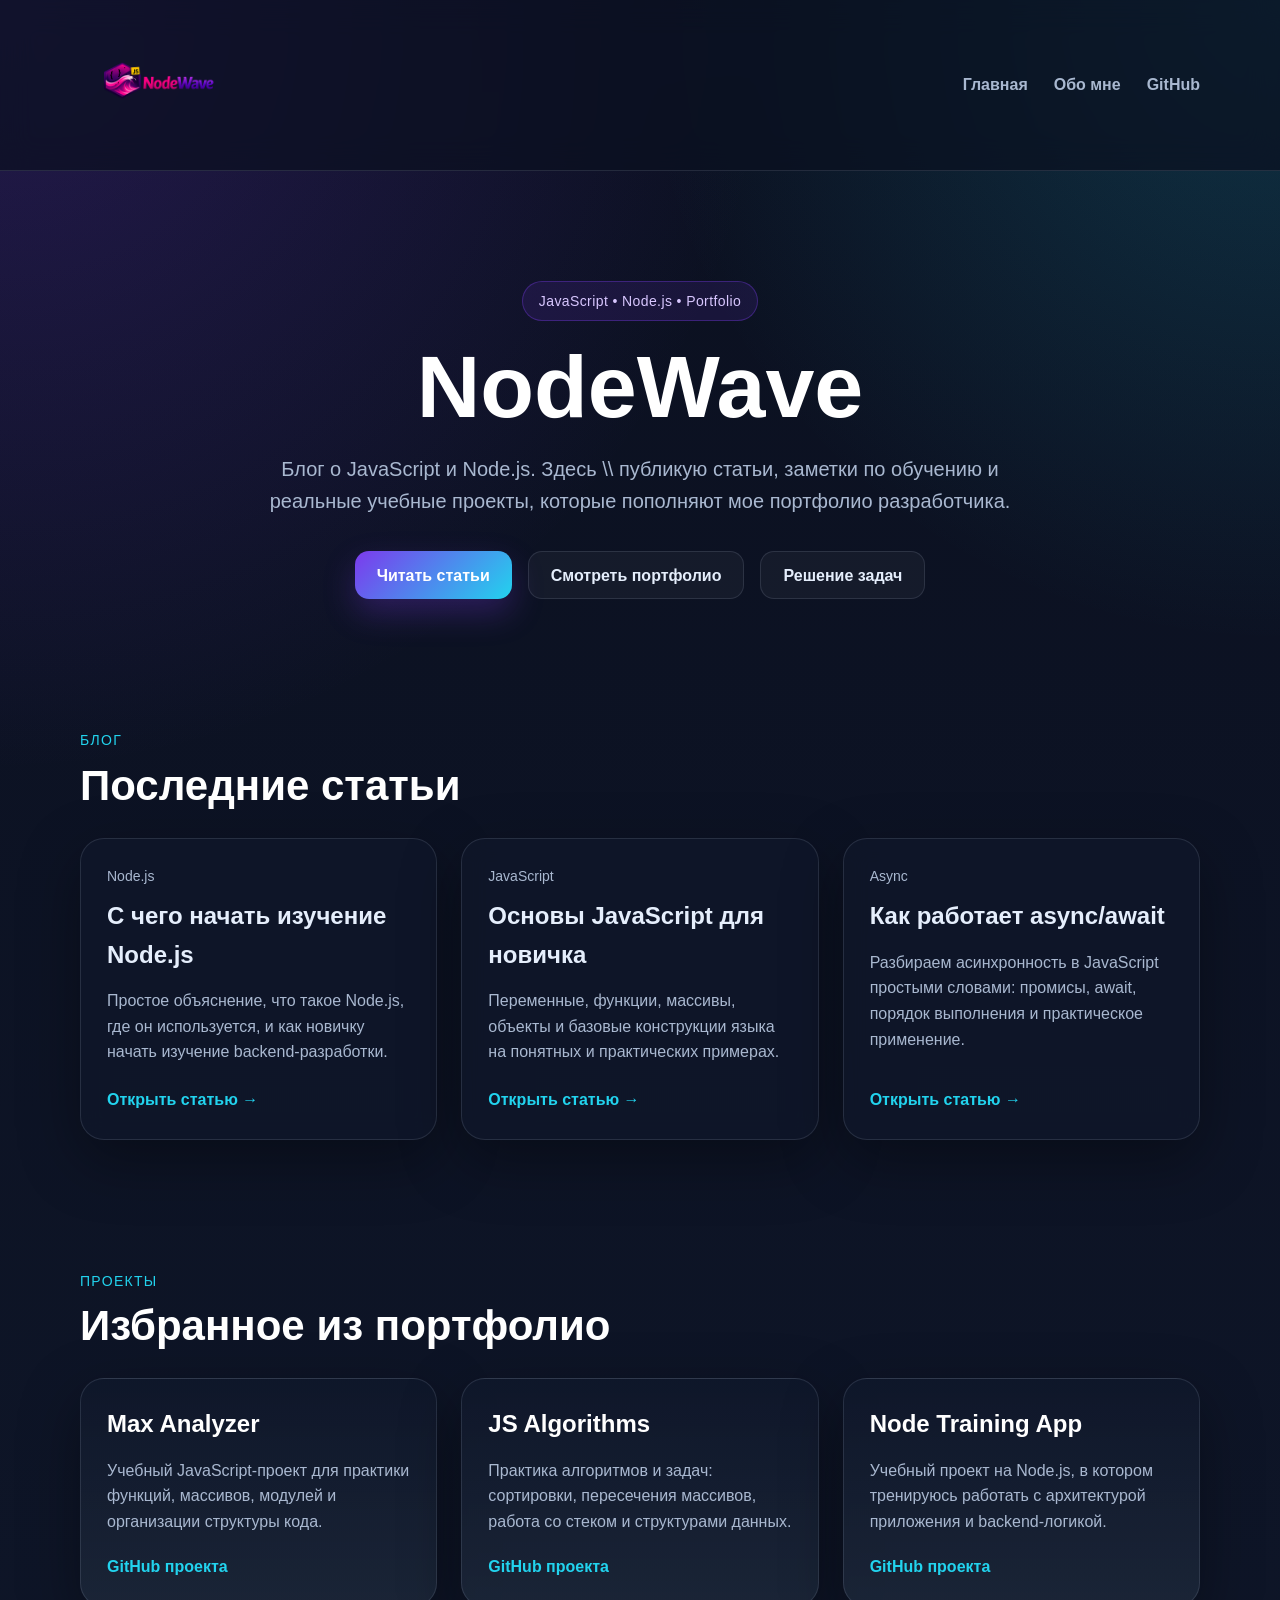
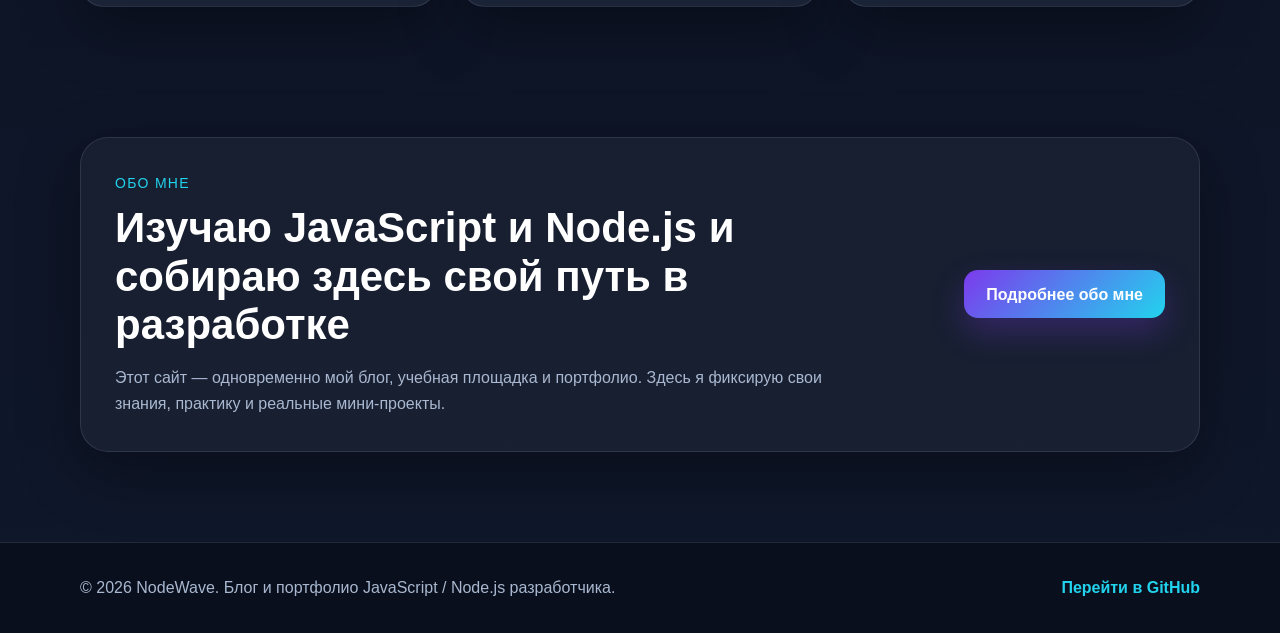
<file: index.html>
<!DOCTYPE html>
<html lang="ru">
<head>
  <meta charset="UTF-8" />
  <meta name="viewport" content="width=device-width, initial-scale=1.0" />
  <title>NodeWave — JavaScript & Node.js Blog</title>
  <link rel="stylesheet" href="./assets/css/style.css" />
</head>
<body>
  <header class="site-header">
    <div class="container header-inner">
      <a class="logo" href="index.html">
        <img src="./assets/img/logo/logo2.png" alt="NodeWave logo" />
      </a>

      <nav class="site-nav">
        <a href="index.html">Главная</a>
        <a href="about.html">Обо мне</a>
        <a href="https://github.com/your-github" target="_blank">GitHub</a>
      </nav>
    </div>
  </header>

  <main>
    <section class="hero">
      <div class="container hero-inner">
        <span class="hero-badge">JavaScript • Node.js • Portfolio</span>

        <h1 class="hero-title">NodeWave</h1>

        <p class="hero-text">
          Блог о JavaScript и Node.js. Здесь \\ публикую статьи,
          заметки по обучению и реальные учебные проекты, которые пополняют
          мое портфолио разработчика.
        </p>

        <div class="hero-actions">
          <a class="btn btn-primary" href="#articles">Читать статьи</a>
          <a class="btn btn-secondary" href="portfolio.html">Смотреть портфолио</a>
          <a class="btn btn-secondary" href="./tasks/tasks.html">Решение задач</a>
        </div>
      </div>
    </section>

    <section class="articles-section" id="articles">
      <div class="container">
        <div class="section-heading">
          <p class="section-label">Блог</p>
          <h2>Последние статьи</h2>
        </div>

        <div class="articles-list">
          <article class="article-card">
            <div class="article-content">
              <p class="article-tag">Node.js</p>
              <h3>
                <a href="./articles/nodejs-start.html">С чего начать изучение Node.js</a>
              </h3>
              <p>
                Простое объяснение, что такое Node.js, где он используется,
                и как новичку начать изучение backend-разработки.
              </p>
            </div>
            <a class="article-link" href="./articles/nodejs-start.html">Открыть статью →</a>
          </article>

          <article class="article-card">
            <div class="article-content">
              <p class="article-tag">JavaScript</p>
              <h3>
                <a href="./articles/javascript-basics.html">Основы JavaScript для новичка</a>
              </h3>
              <p>
                Переменные, функции, массивы, объекты и базовые конструкции языка
                на понятных и практических примерах.
              </p>
            </div>
            <a class="article-link" href="./articles/javascript-basics.html">Открыть статью →</a>
          </article>

          <article class="article-card">
            <div class="article-content">
              <p class="article-tag">Async</p>
              <h3>
                <a href="./articles/async-await.html">Как работает async/await</a>
              </h3>
              <p>
                Разбираем асинхронность в JavaScript простыми словами:
                промисы, await, порядок выполнения и практическое применение.
              </p>
            </div>
            <a class="article-link" href="./articles/async-await.html">Открыть статью →</a>
          </article>
        </div>
      </div>
    </section>

    <section class="portfolio-section">
      <div class="container">
        <div class="section-heading">
          <p class="section-label">Проекты</p>
          <h2>Избранное из портфолио</h2>
        </div>

        <div class="portfolio-list">
          <article class="project-card">
            <h3>Max Analyzer</h3>
            <p>
              Учебный JavaScript-проект для практики функций, массивов,
              модулей и организации структуры кода.
            </p>
            <a href="https://github.com/your-github/max-analyzer" target="_blank">
              GitHub проекта
            </a>
          </article>

          <article class="project-card">
            <h3>JS Algorithms</h3>
            <p>
              Практика алгоритмов и задач: сортировки, пересечения массивов,
              работа со стеком и структурами данных.
            </p>
            <a href="https://github.com/your-github/js-algorithms" target="_blank">
              GitHub проекта
            </a>
          </article>

          <article class="project-card">
            <h3>Node Training App</h3>
            <p>
              Учебный проект на Node.js, в котором тренируюсь работать
              с архитектурой приложения и backend-логикой.
            </p>
            <a href="https://github.com/your-github/node-training-app" target="_blank">
              GitHub проекта
            </a>
          </article>
        </div>
      </div>
    </section>

    <section class="about-preview">
      <div class="container about-preview-inner">
        <div class="about-preview-text">
          <p class="section-label">Обо мне</p>
          <h2>Изучаю JavaScript и Node.js и собираю здесь свой путь в разработке</h2>
          <p>
            Этот сайт — одновременно мой блог, учебная площадка и портфолио.
            Здесь я фиксирую свои знания, практику и реальные мини-проекты.
          </p>
        </div>

        <div class="about-preview-action">
          <a class="btn btn-primary" href="about.html">Подробнее обо мне</a>
        </div>
      </div>
    </section>
  </main>

  <footer class="site-footer">
    <div class="container footer-inner">
      <p>© 2026 NodeWave. Блог и портфолио JavaScript / Node.js разработчика.</p>
      <a href="https://github.com/anisimV?tab=repositories" target="_blank">Перейти в GitHub</a>
    </div>
  </footer>
</body>
</html>
</file>
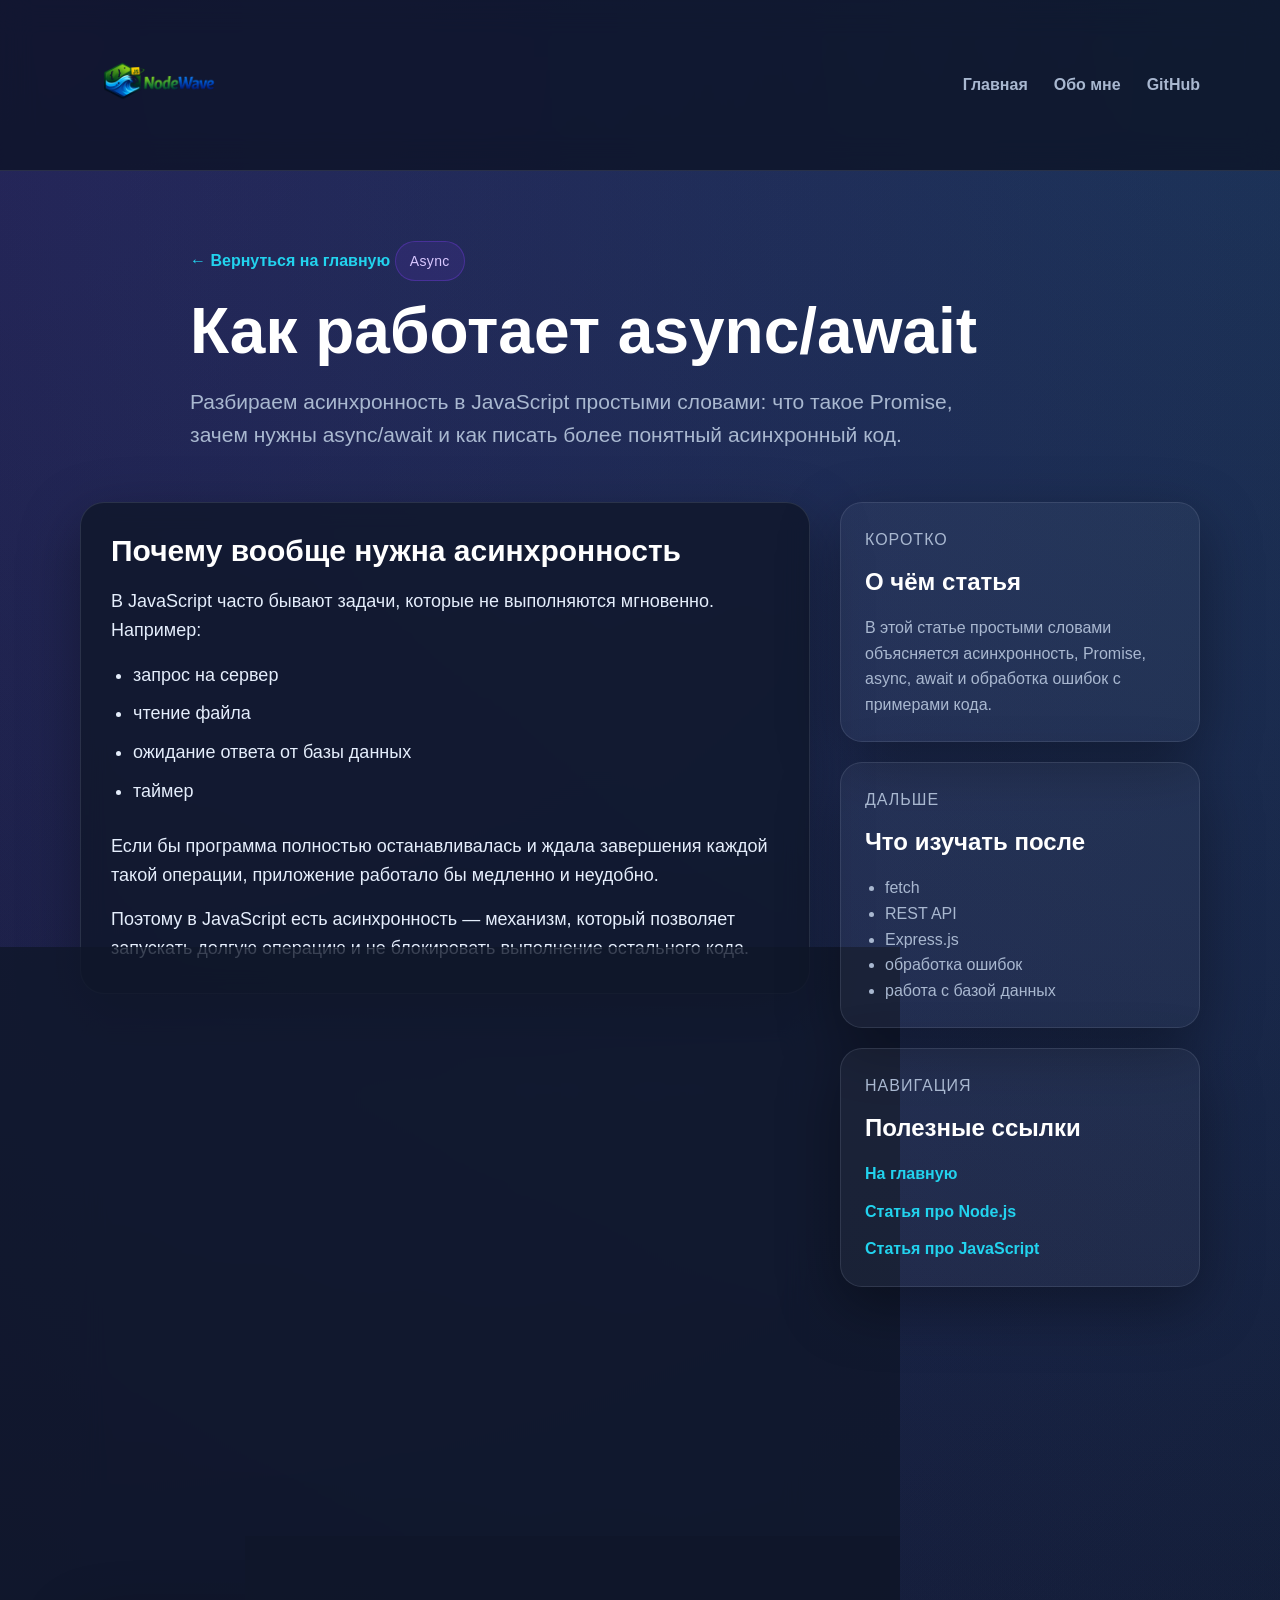
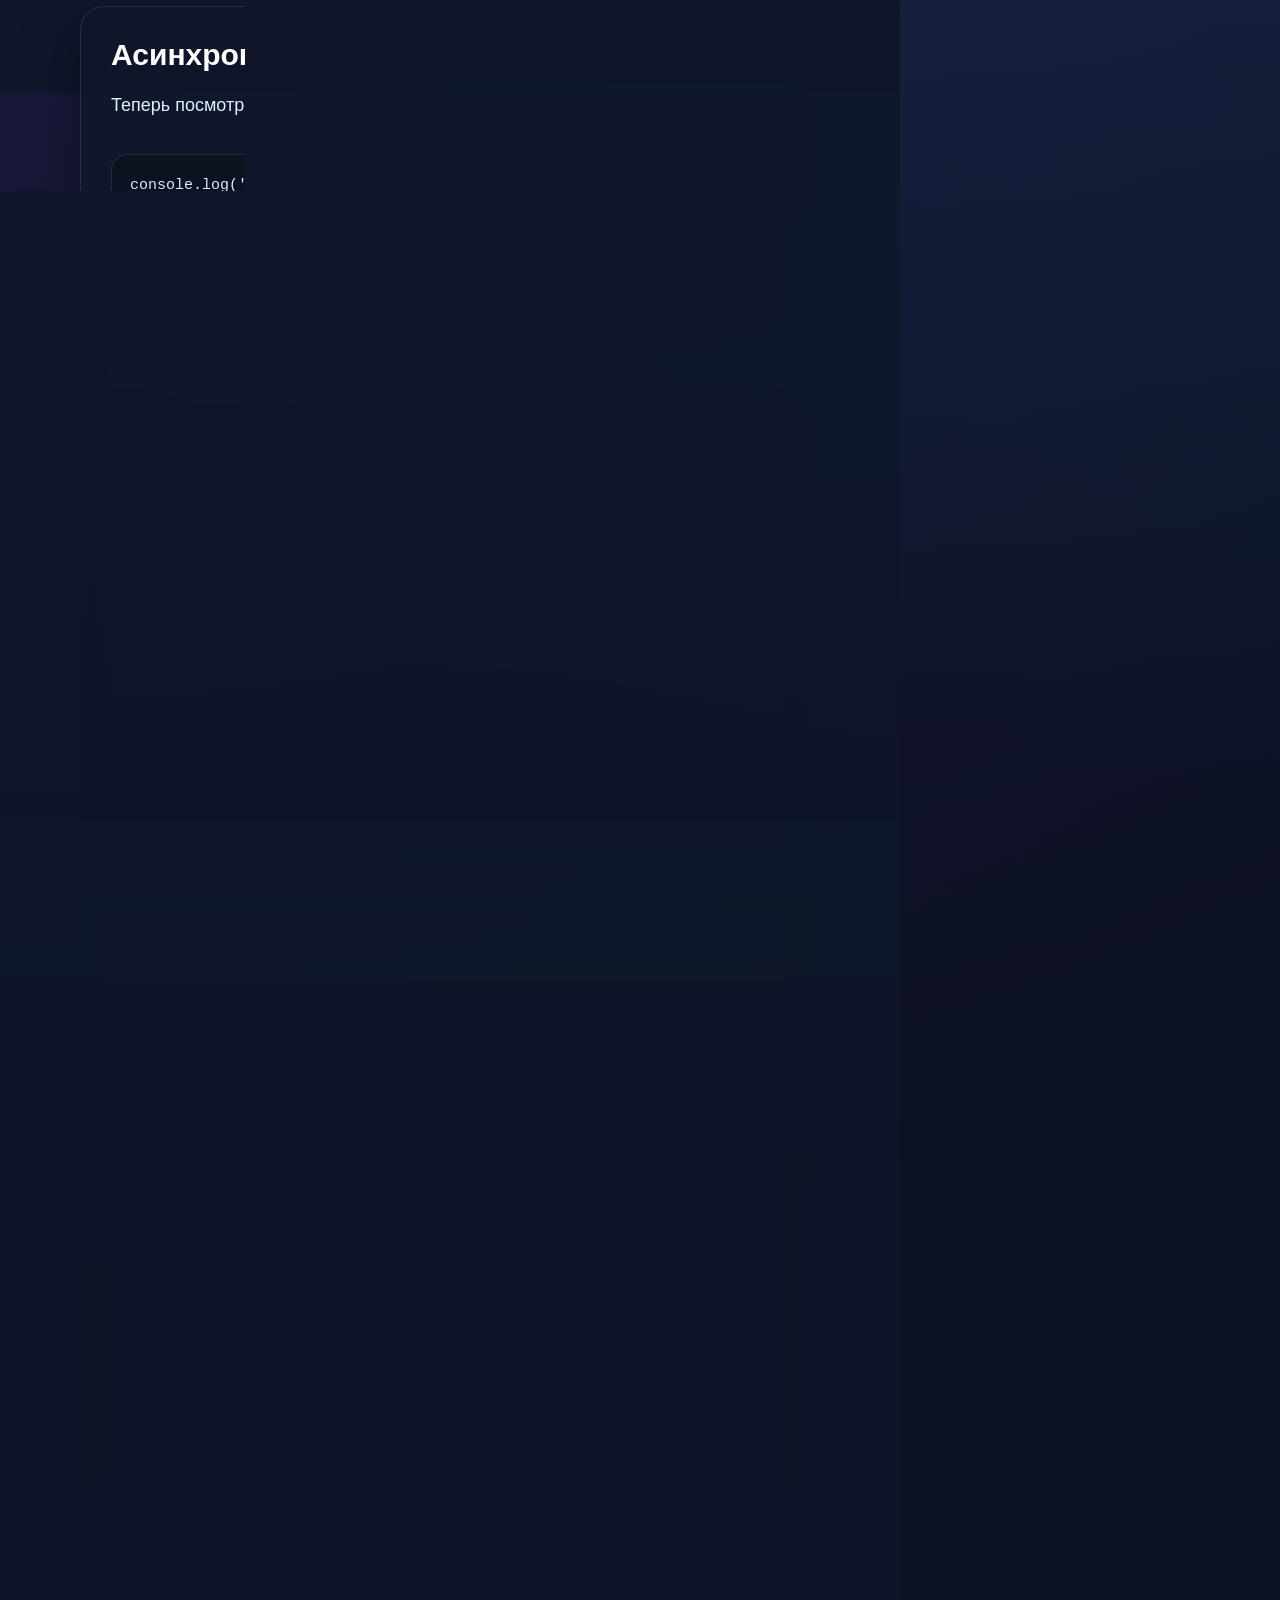
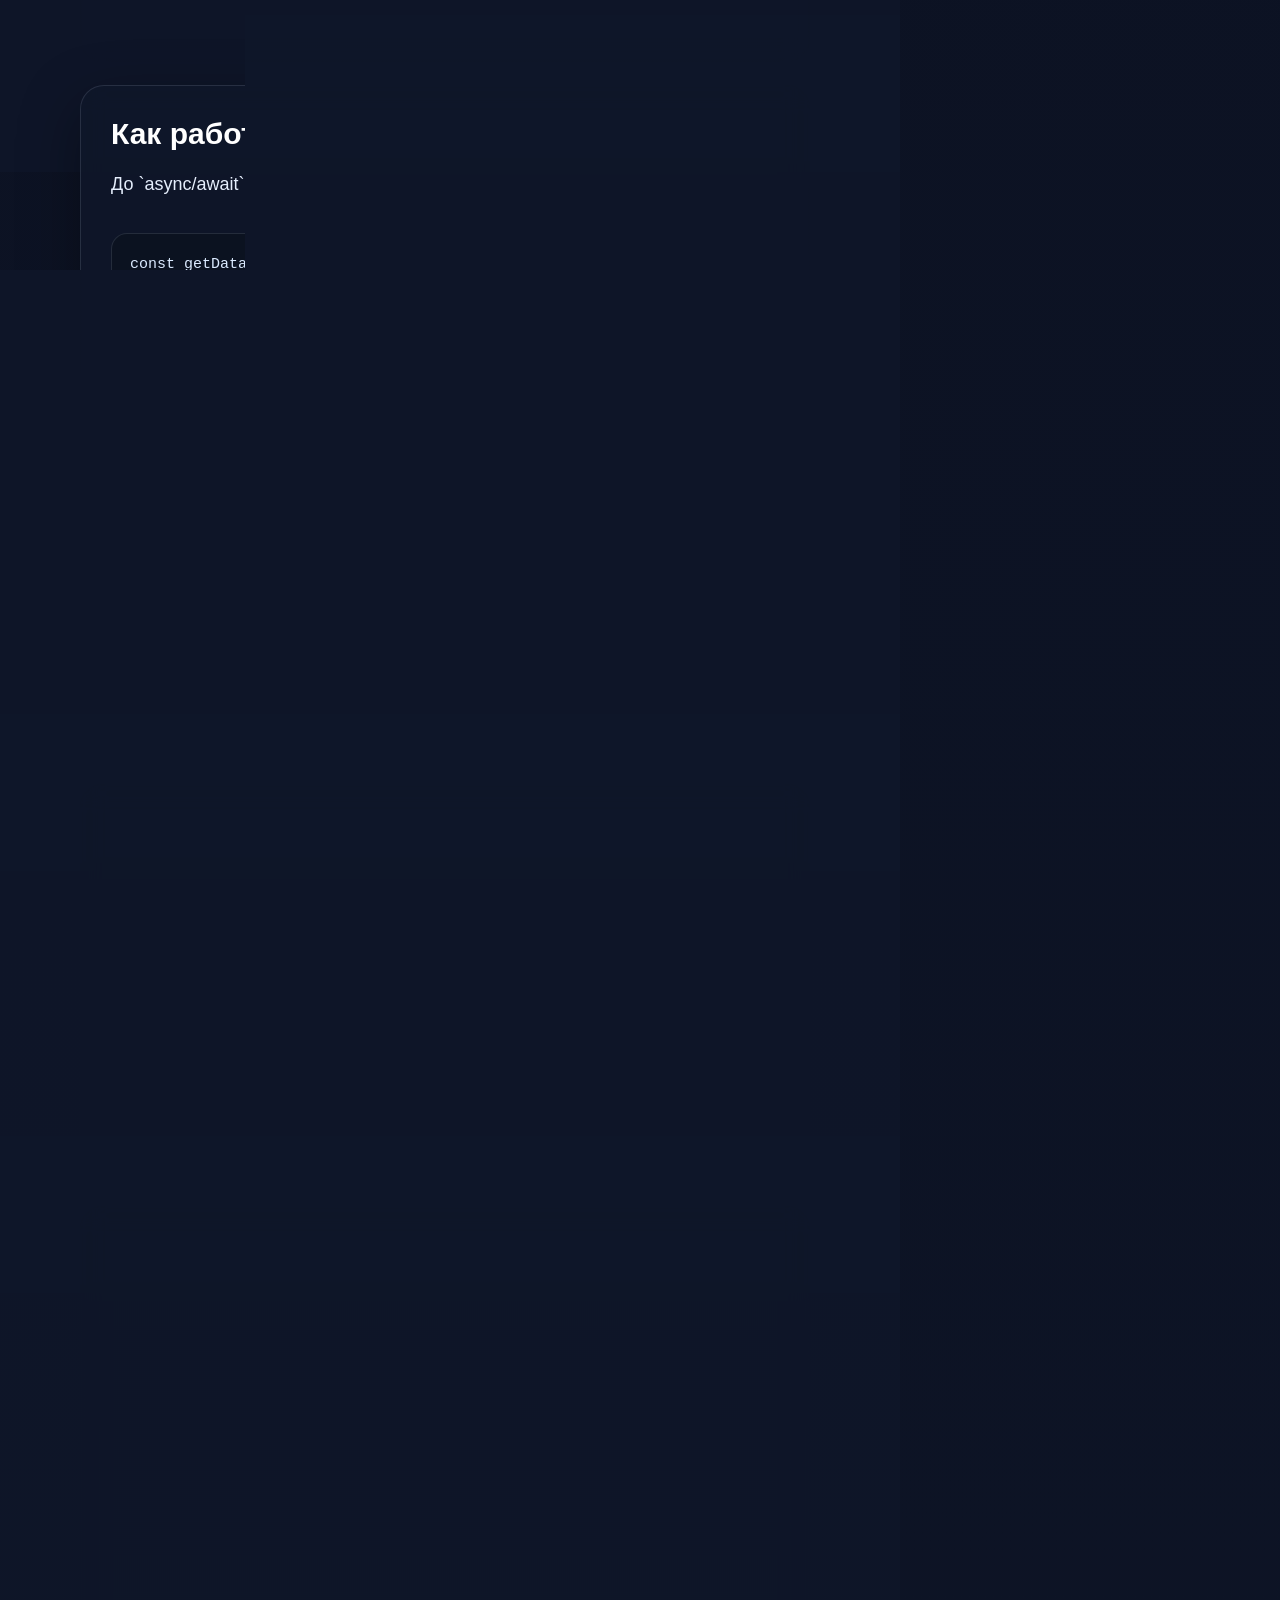
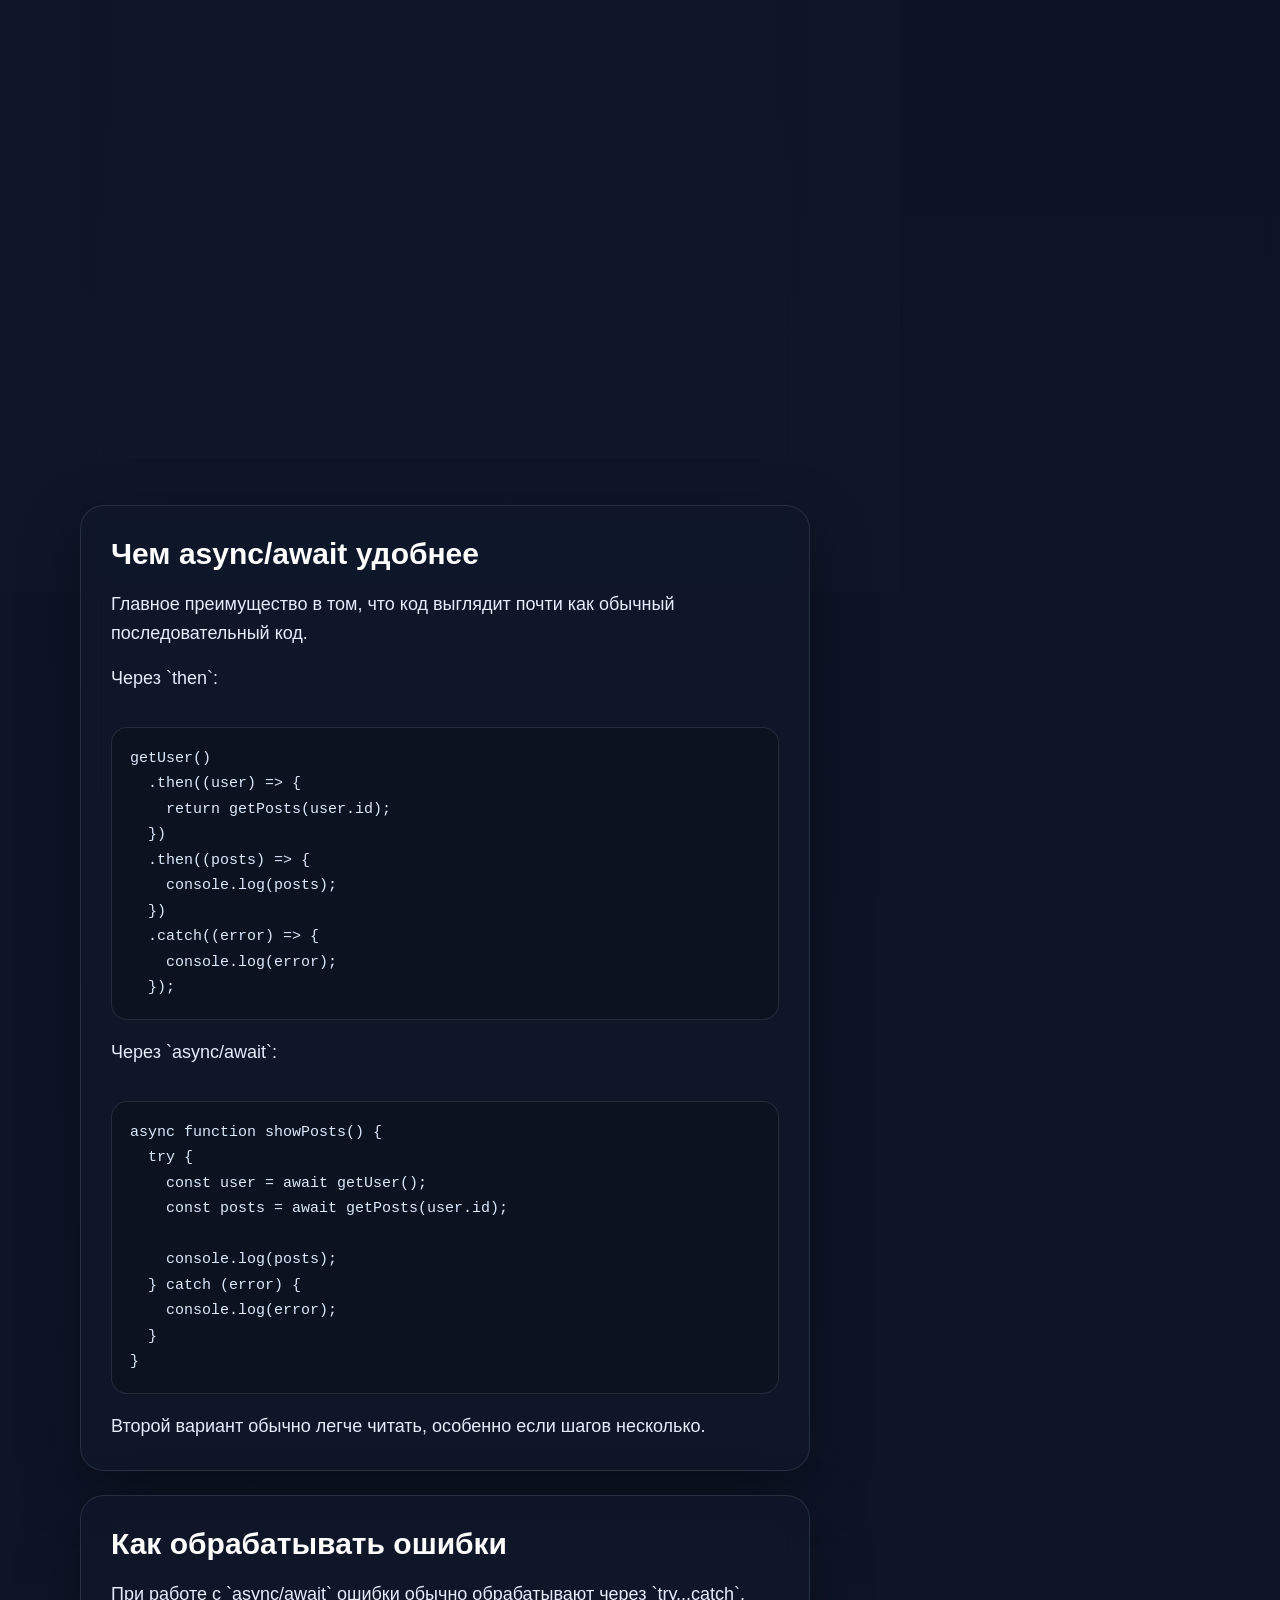
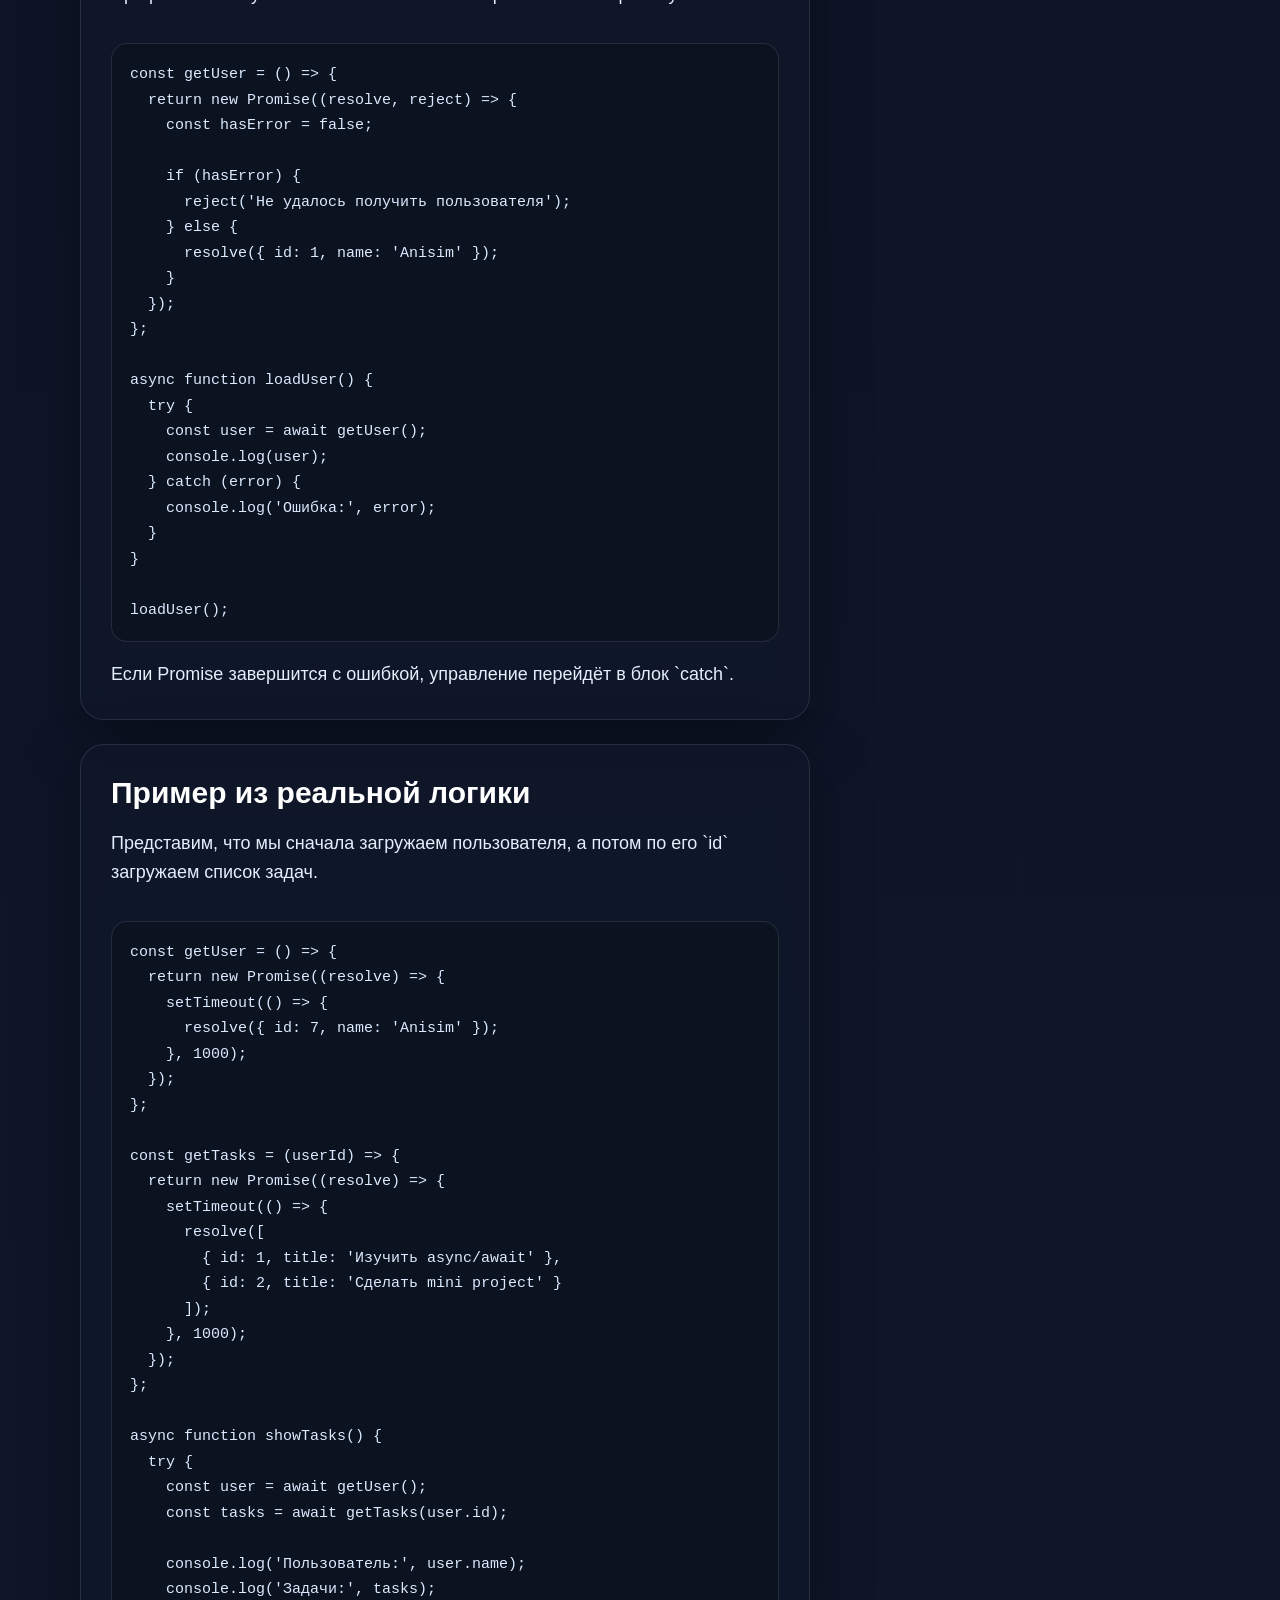
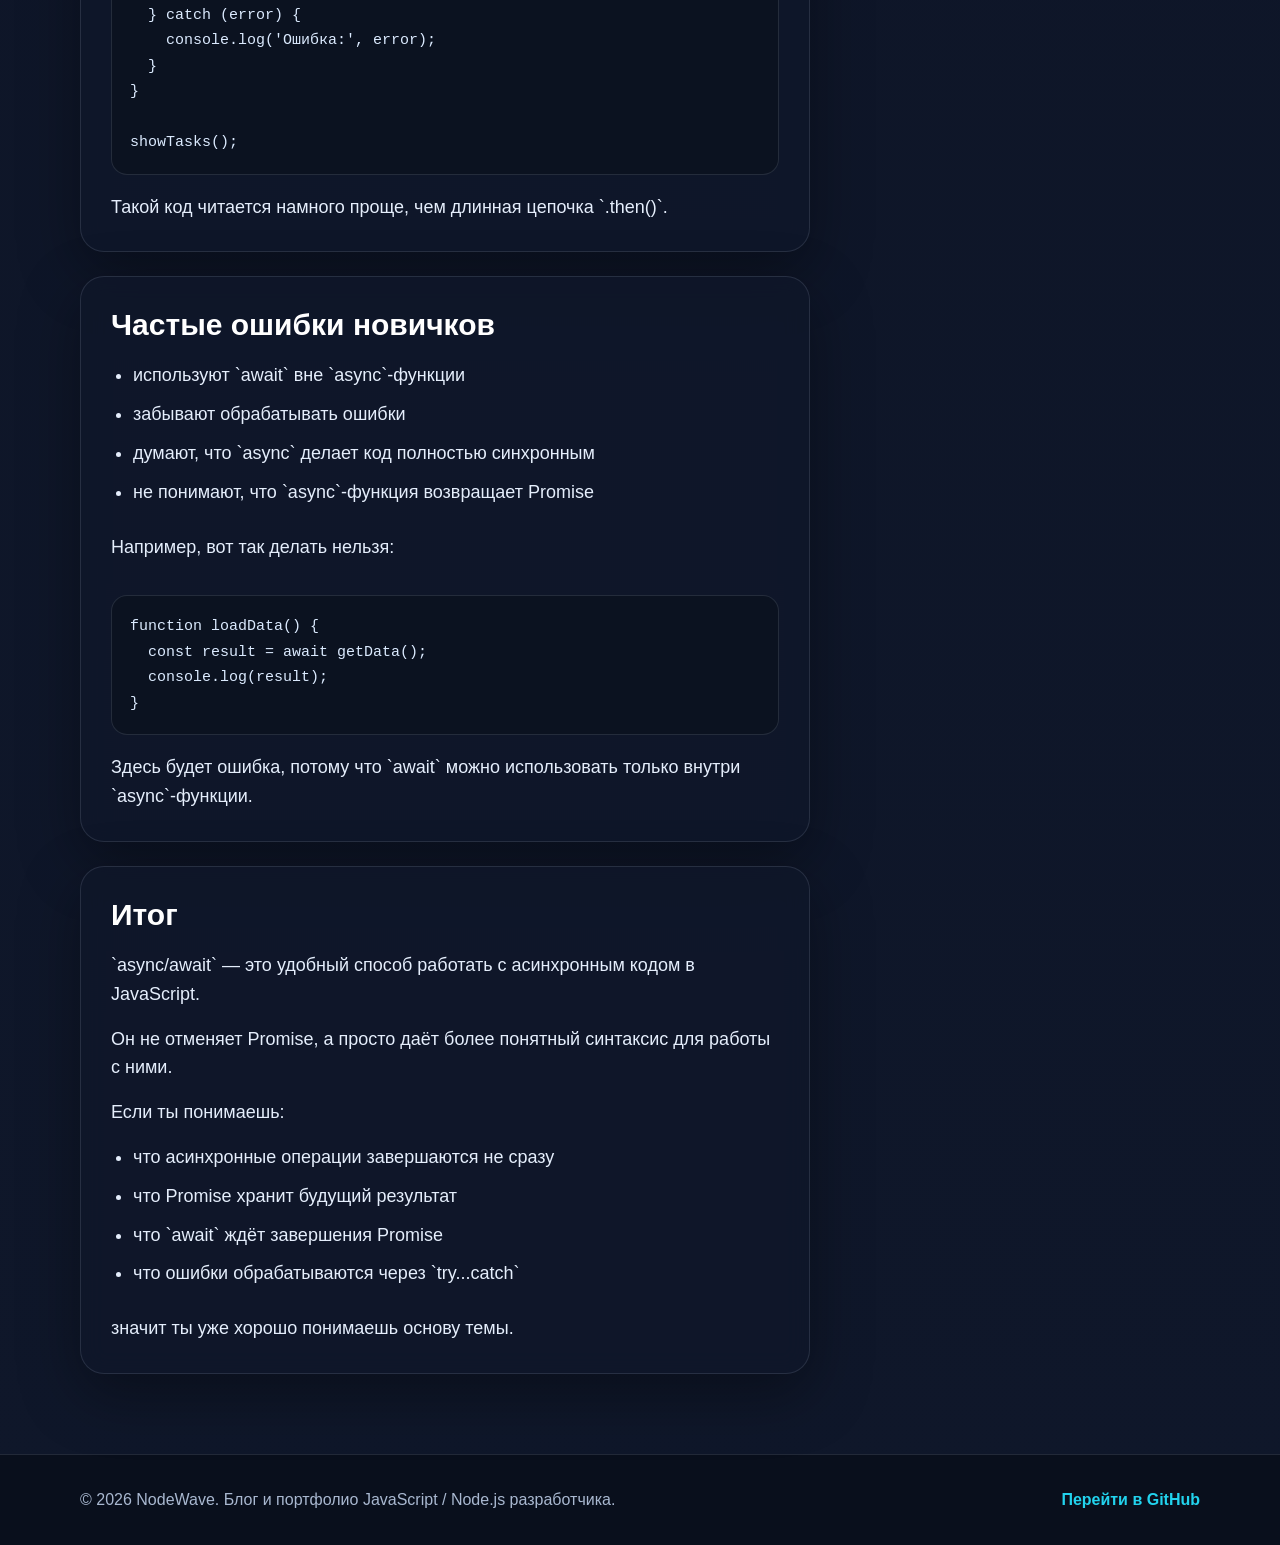
<file: articles/async-await.html>
<!DOCTYPE html>
<html lang="ru">
<head>
  <meta charset="UTF-8" />
  <meta name="viewport" content="width=device-width, initial-scale=1.0" />
  <title>Как работает async/await — NodeWave</title>
  <link rel="stylesheet" href="../assets/css/style.css" />
  <link rel="stylesheet" href="../assets/css/article.css" />
</head>
<body>
  <header class="site-header">
    <div class="container header-inner">
      <a class="logo" href="../index.html">
        <img src="../assets/img/logo/logo.png" alt="NodeWave logo" />
      </a>

      <nav class="site-nav">
        <a href="../index.html">Главная</a>
        <a href="../about.html">Обо мне</a>
        <a href="https://github.com/anisimV?tab=repositories" target="_blank">GitHub</a>
      </nav>
    </div>
  </header>

  <main class="article-page">
    <section class="article-hero">
      <div class="container article-hero-inner">
        <a class="back-link" href="../index.html">← Вернуться на главную</a>
        <p class="article-category">Async</p>
        <h1>Как работает async/await</h1>
        <p class="article-lead">
          Разбираем асинхронность в JavaScript простыми словами:
          что такое Promise, зачем нужны async/await и как писать
          более понятный асинхронный код.
        </p>
      </div>
    </section>

    <section class="article-content-section">
      <div class="container article-layout">
        <article class="article-content">
          <div class="article-card">
            <h2>Почему вообще нужна асинхронность</h2>
            <p>
              В JavaScript часто бывают задачи, которые не выполняются мгновенно.
              Например:
            </p>
            <ul>
              <li>запрос на сервер</li>
              <li>чтение файла</li>
              <li>ожидание ответа от базы данных</li>
              <li>таймер</li>
            </ul>
            <p>
              Если бы программа полностью останавливалась и ждала завершения
              каждой такой операции, приложение работало бы медленно и неудобно.
            </p>
            <p>
              Поэтому в JavaScript есть асинхронность — механизм,
              который позволяет запускать долгую операцию и не блокировать
              выполнение остального кода.
            </p>
          </div>

          <div class="article-card">
            <h2>Синхронный код</h2>
            <p>
              Синхронный код выполняется строго по порядку: строка за строкой.
            </p>

            <pre><code>console.log('Шаг 1');
console.log('Шаг 2');
console.log('Шаг 3');</code></pre>

            <p>Результат будет таким:</p>

            <pre><code>Шаг 1
Шаг 2
Шаг 3</code></pre>

            <p>
              Тут всё просто: каждая следующая команда начинается только после
              завершения предыдущей.
            </p>
          </div>

          <div class="article-card">
            <h2>Асинхронный пример с setTimeout</h2>
            <p>
              Теперь посмотрим на простой асинхронный пример:
            </p>

            <pre><code>console.log('Начало');

setTimeout(() => {
  console.log('Сообщение с задержкой');
}, 2000);

console.log('Конец');</code></pre>

            <p>Многие новички ожидают такой порядок:</p>

            <pre><code>Начало
Сообщение с задержкой
Конец</code></pre>

            <p>Но на самом деле будет так:</p>

            <pre><code>Начало
Конец
Сообщение с задержкой</code></pre>

            <p>
              Почему? Потому что `setTimeout()` запускает асинхронную задачу.
              JavaScript не ждёт 2 секунды на этой строке, а идёт дальше,
              выполняя остальной код.
            </p>
          </div>

          <div class="article-card">
            <h2>Что такое Promise</h2>
            <p>
              Promise — это объект, который представляет результат асинхронной операции.
            </p>
            <p>
              Если говорить очень просто, Promise — это “обещание”,
              что результат появится позже:
            </p>
            <ul>
              <li>либо успешно</li>
              <li>либо с ошибкой</li>
            </ul>

            <pre><code>const promise = new Promise((resolve, reject) => {
  const success = true;

  if (success) {
    resolve('Операция выполнена');
  } else {
    reject('Произошла ошибка');
  }
});</code></pre>

            <p>
              Здесь:
            </p>
            <ul>
              <li>`resolve()` означает успешное завершение</li>
              <li>`reject()` означает ошибку</li>
            </ul>
          </div>

          <div class="article-card">
            <h2>Как работать с Promise через then/catch</h2>
            <p>
              До `async/await` с Promise обычно работали так:
            </p>

            <pre><code>const getData = () => {
  return new Promise((resolve, reject) => {
    setTimeout(() => {
      resolve('Данные получены');
    }, 1500);
  });
};

getData()
  .then((result) => {
    console.log(result);
  })
  .catch((error) => {
    console.log(error);
  });</code></pre>

            <p>
              Этот вариант рабочий, но когда асинхронных шагов становится много,
              код начинает становиться менее удобным для чтения.
            </p>
          </div>

          <div class="article-card">
            <h2>Что делает async</h2>
            <p>
              Ключевое слово `async` ставится перед функцией.
              Оно означает, что функция всегда возвращает Promise.
            </p>

            <pre><code>async function sayHello() {
  return 'Привет';
}</code></pre>

            <p>
              Хотя кажется, что функция просто возвращает строку,
              на самом деле JavaScript оборачивает результат в Promise.
            </p>
          </div>

          <div class="article-card">
            <h2>Что делает await</h2>
            <p>
              `await` можно использовать только внутри `async`-функции.
              Он говорит: “подожди результат Promise, а потом продолжай”.
            </p>

            <pre><code>const getData = () => {
  return new Promise((resolve) => {
    setTimeout(() => {
      resolve('Данные загружены');
    }, 1500);
  });
};

async function showData() {
  const result = await getData();
  console.log(result);
}

showData();</code></pre>

            <p>
              Здесь происходит следующее:
            </p>
            <ol>
              <li>вызывается `showData()`</li>
              <li>внутри вызывается `getData()`</li>
              <li>`await` ждёт, пока Promise завершится</li>
              <li>после этого результат записывается в `result`</li>
              <li>значение выводится в консоль</li>
            </ol>
          </div>

          <div class="article-card">
            <h2>Чем async/await удобнее</h2>
            <p>
              Главное преимущество в том, что код выглядит почти как обычный
              последовательный код.
            </p>

            <p>Через `then`:</p>

            <pre><code>getUser()
  .then((user) => {
    return getPosts(user.id);
  })
  .then((posts) => {
    console.log(posts);
  })
  .catch((error) => {
    console.log(error);
  });</code></pre>

            <p>Через `async/await`:</p>

            <pre><code>async function showPosts() {
  try {
    const user = await getUser();
    const posts = await getPosts(user.id);

    console.log(posts);
  } catch (error) {
    console.log(error);
  }
}</code></pre>

            <p>
              Второй вариант обычно легче читать, особенно если шагов несколько.
            </p>
          </div>

          <div class="article-card">
            <h2>Как обрабатывать ошибки</h2>
            <p>
              При работе с `async/await` ошибки обычно обрабатывают через `try...catch`.
            </p>

            <pre><code>const getUser = () => {
  return new Promise((resolve, reject) => {
    const hasError = false;

    if (hasError) {
      reject('Не удалось получить пользователя');
    } else {
      resolve({ id: 1, name: 'Anisim' });
    }
  });
};

async function loadUser() {
  try {
    const user = await getUser();
    console.log(user);
  } catch (error) {
    console.log('Ошибка:', error);
  }
}

loadUser();</code></pre>

            <p>
              Если Promise завершится с ошибкой, управление перейдёт в блок `catch`.
            </p>
          </div>

          <div class="article-card">
            <h2>Пример из реальной логики</h2>
            <p>
              Представим, что мы сначала загружаем пользователя,
              а потом по его `id` загружаем список задач.
            </p>

            <pre><code>const getUser = () => {
  return new Promise((resolve) => {
    setTimeout(() => {
      resolve({ id: 7, name: 'Anisim' });
    }, 1000);
  });
};

const getTasks = (userId) => {
  return new Promise((resolve) => {
    setTimeout(() => {
      resolve([
        { id: 1, title: 'Изучить async/await' },
        { id: 2, title: 'Сделать mini project' }
      ]);
    }, 1000);
  });
};

async function showTasks() {
  try {
    const user = await getUser();
    const tasks = await getTasks(user.id);

    console.log('Пользователь:', user.name);
    console.log('Задачи:', tasks);
  } catch (error) {
    console.log('Ошибка:', error);
  }
}

showTasks();</code></pre>

            <p>
              Такой код читается намного проще, чем длинная цепочка `.then()`.
            </p>
          </div>

          <div class="article-card">
            <h2>Частые ошибки новичков</h2>
            <ul>
              <li>используют `await` вне `async`-функции</li>
              <li>забывают обрабатывать ошибки</li>
              <li>думают, что `async` делает код полностью синхронным</li>
              <li>не понимают, что `async`-функция возвращает Promise</li>
            </ul>

            <p>Например, вот так делать нельзя:</p>

            <pre><code>function loadData() {
  const result = await getData();
  console.log(result);
}</code></pre>

            <p>
              Здесь будет ошибка, потому что `await` можно использовать
              только внутри `async`-функции.
            </p>
          </div>

          <div class="article-card">
            <h2>Итог</h2>
            <p>
              `async/await` — это удобный способ работать с асинхронным кодом
              в JavaScript.
            </p>
            <p>
              Он не отменяет Promise, а просто даёт более понятный синтаксис
              для работы с ними.
            </p>
            <p>
              Если ты понимаешь:
            </p>
            <ul>
              <li>что асинхронные операции завершаются не сразу</li>
              <li>что Promise хранит будущий результат</li>
              <li>что `await` ждёт завершения Promise</li>
              <li>что ошибки обрабатываются через `try...catch`</li>
            </ul>
            <p>
              значит ты уже хорошо понимаешь основу темы.
            </p>
          </div>
        </article>

        <aside class="article-sidebar">
          <div class="sidebar-card">
            <p class="sidebar-label">Коротко</p>
            <h3>О чём статья</h3>
            <p>
              В этой статье простыми словами объясняется асинхронность,
              Promise, async, await и обработка ошибок с примерами кода.
            </p>
          </div>

          <div class="sidebar-card">
            <p class="sidebar-label">Дальше</p>
            <h3>Что изучать после</h3>
            <ul>
              <li>fetch</li>
              <li>REST API</li>
              <li>Express.js</li>
              <li>обработка ошибок</li>
              <li>работа с базой данных</li>
            </ul>
          </div>

          <div class="sidebar-card">
            <p class="sidebar-label">Навигация</p>
            <h3>Полезные ссылки</h3>
            <a class="sidebar-link" href="../index.html">На главную</a>
            <a class="sidebar-link" href="./nodejs-start.html">Статья про Node.js</a>
            <a class="sidebar-link" href="./javascript-basics.html">Статья про JavaScript</a>
          </div>
        </aside>
      </div>
    </section>
  </main>

  <footer class="site-footer">
    <div class="container footer-inner">
      <p>© 2026 NodeWave. Блог и портфолио JavaScript / Node.js разработчика.</p>
      <a href="https://github.com/anisimV?tab=repositories" target="_blank">Перейти в GitHub</a>
    </div>
  </footer>
</body>
</html>
</file>
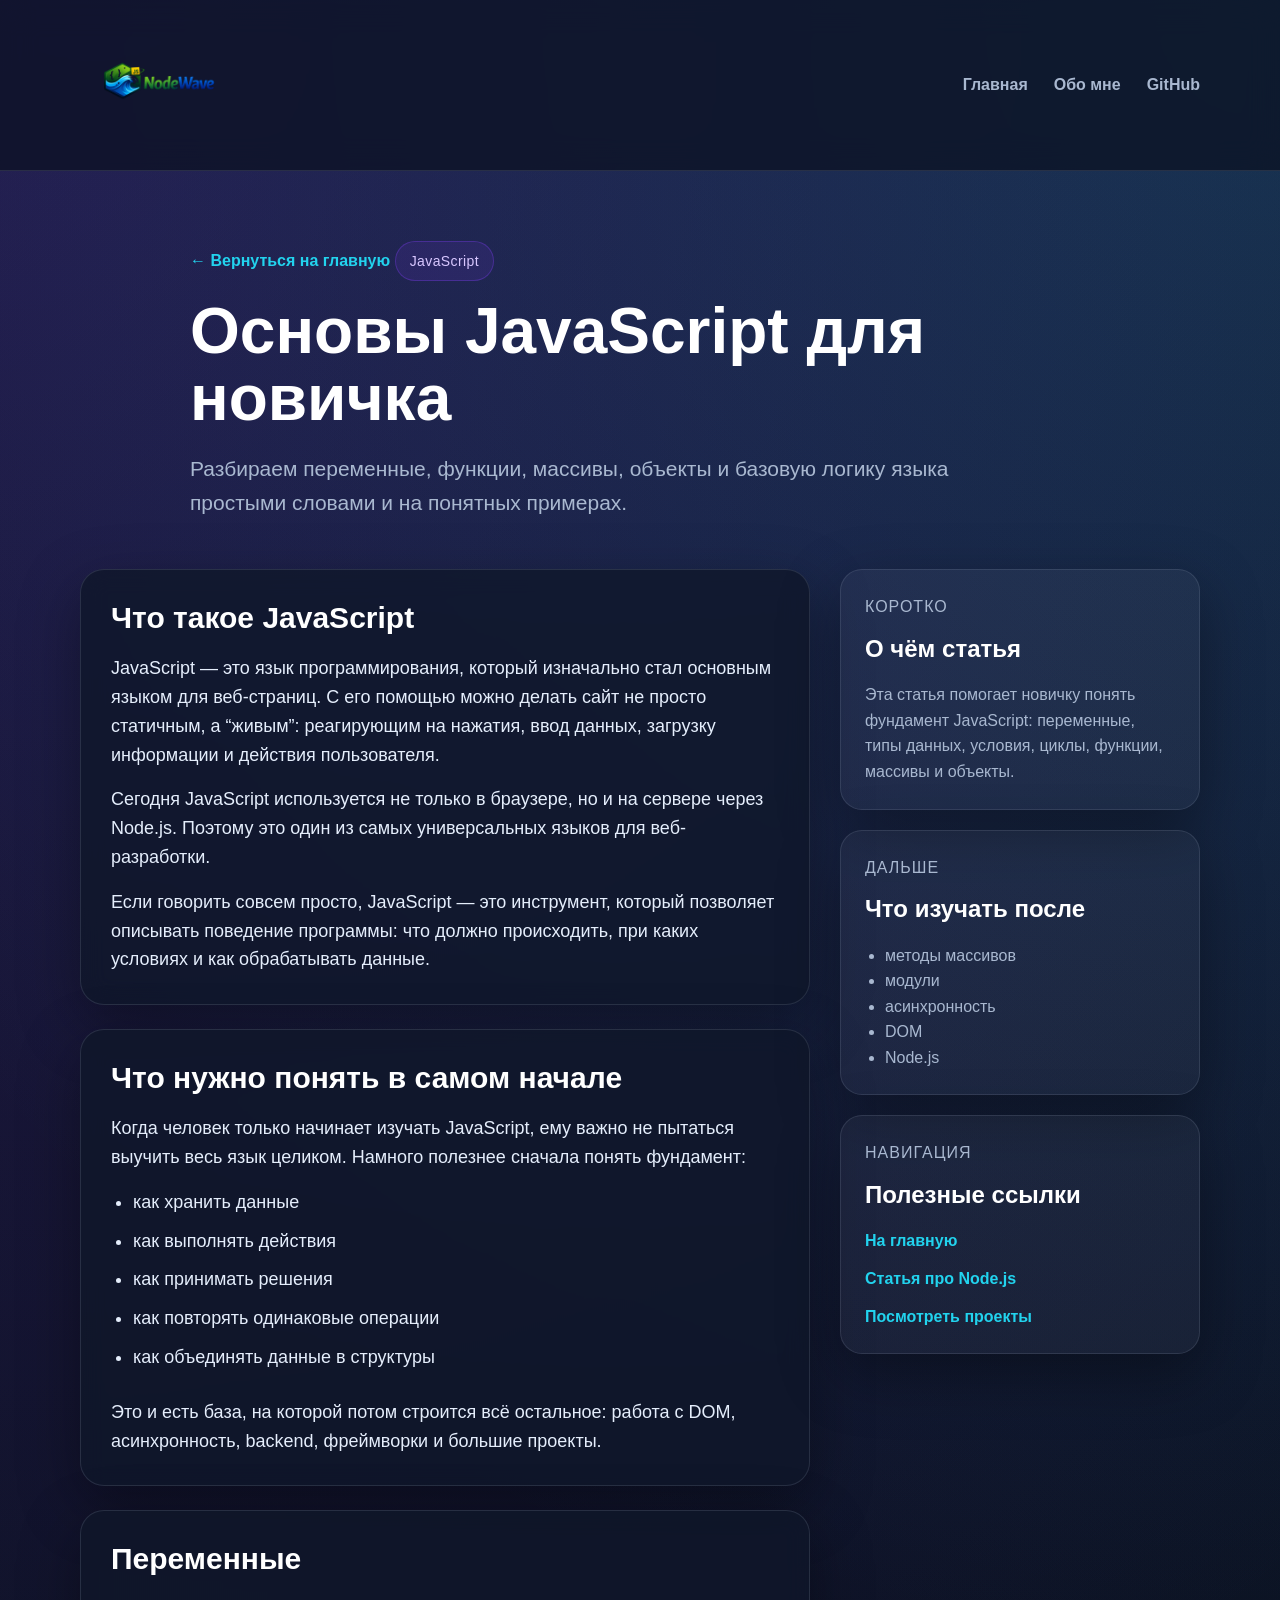
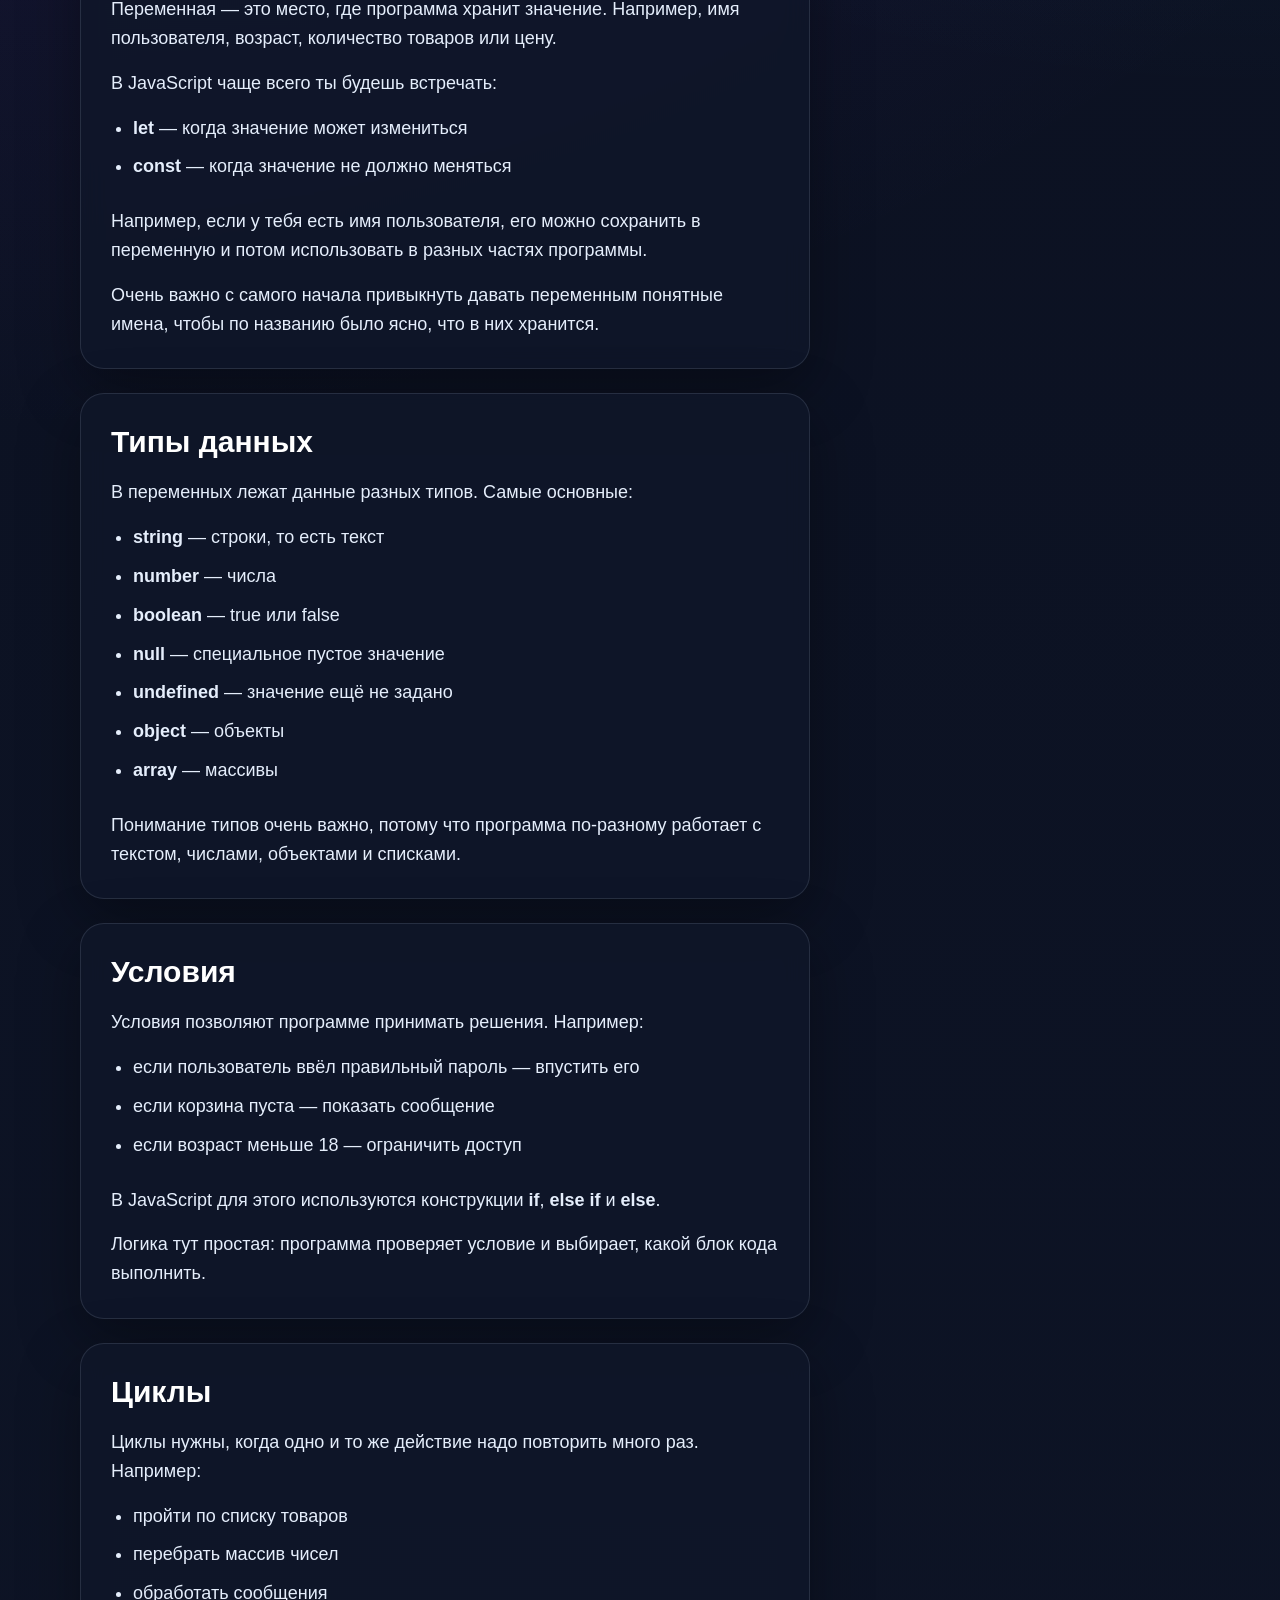
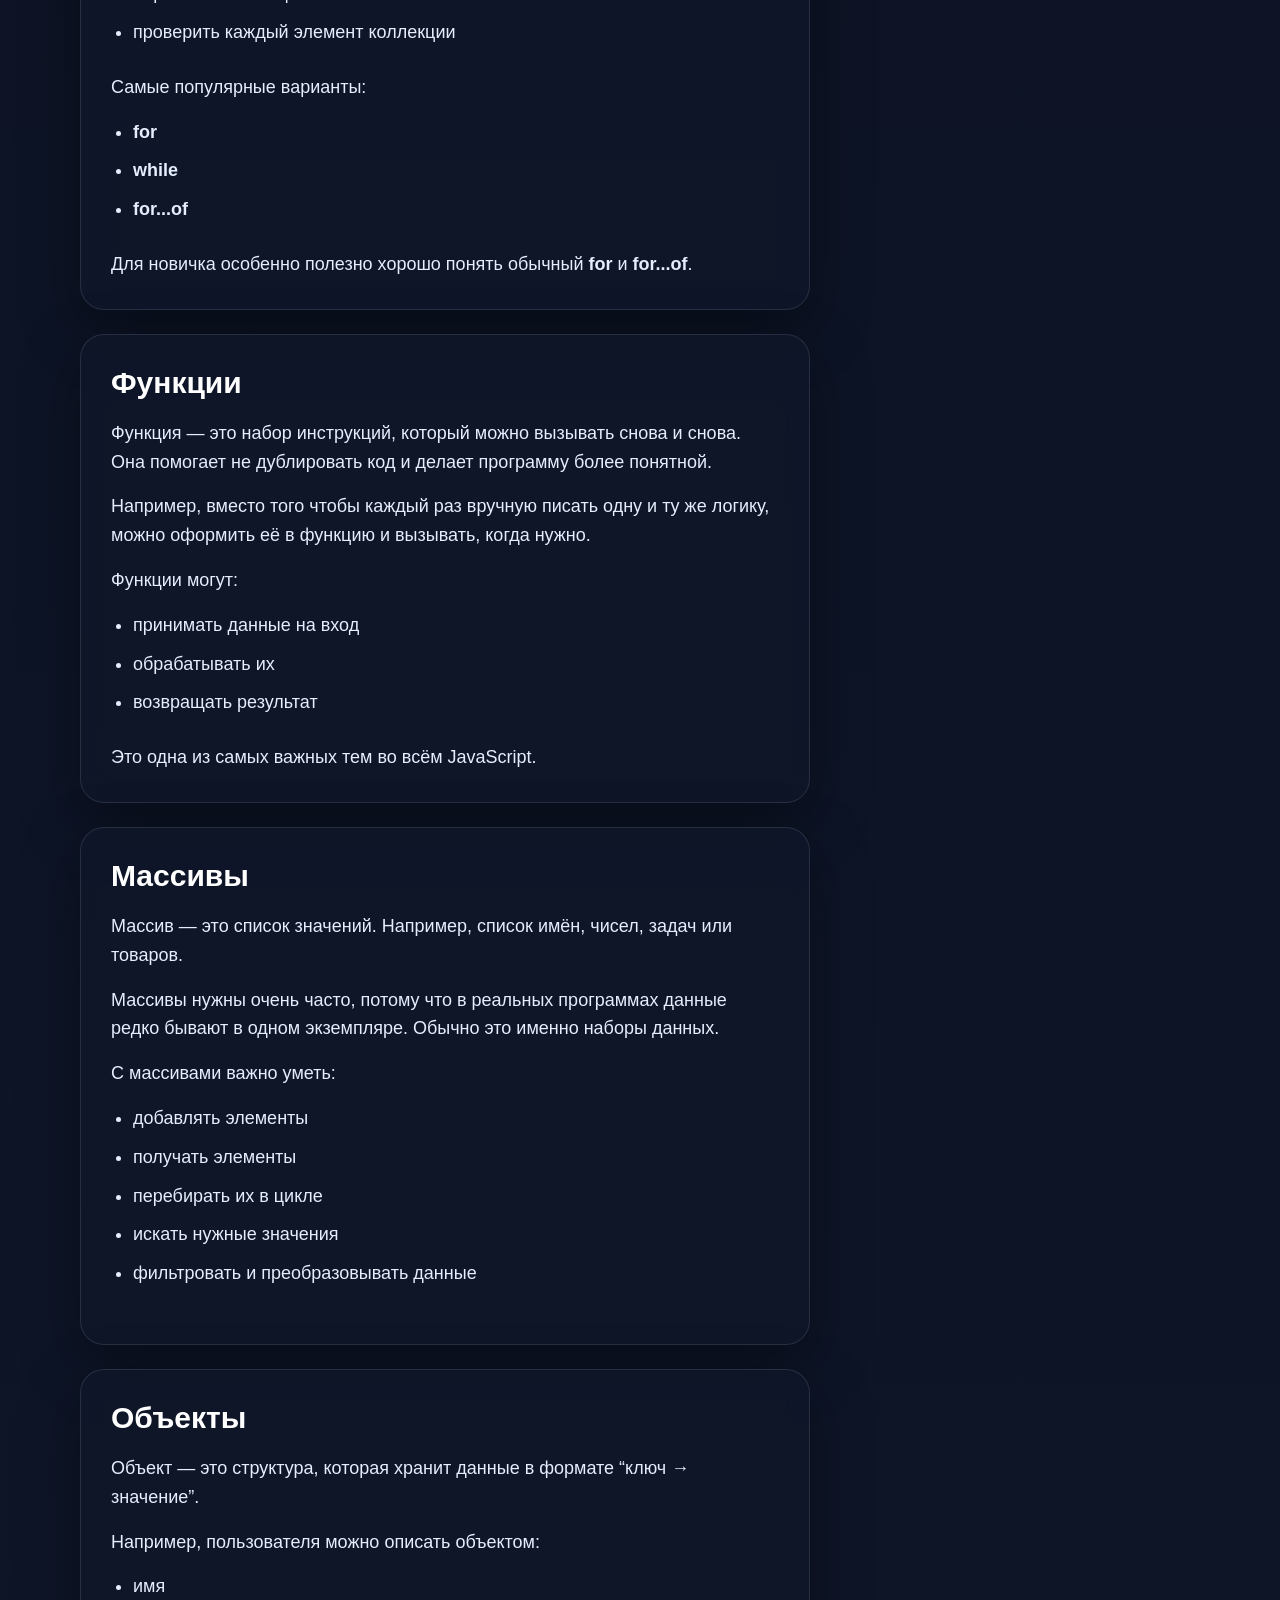
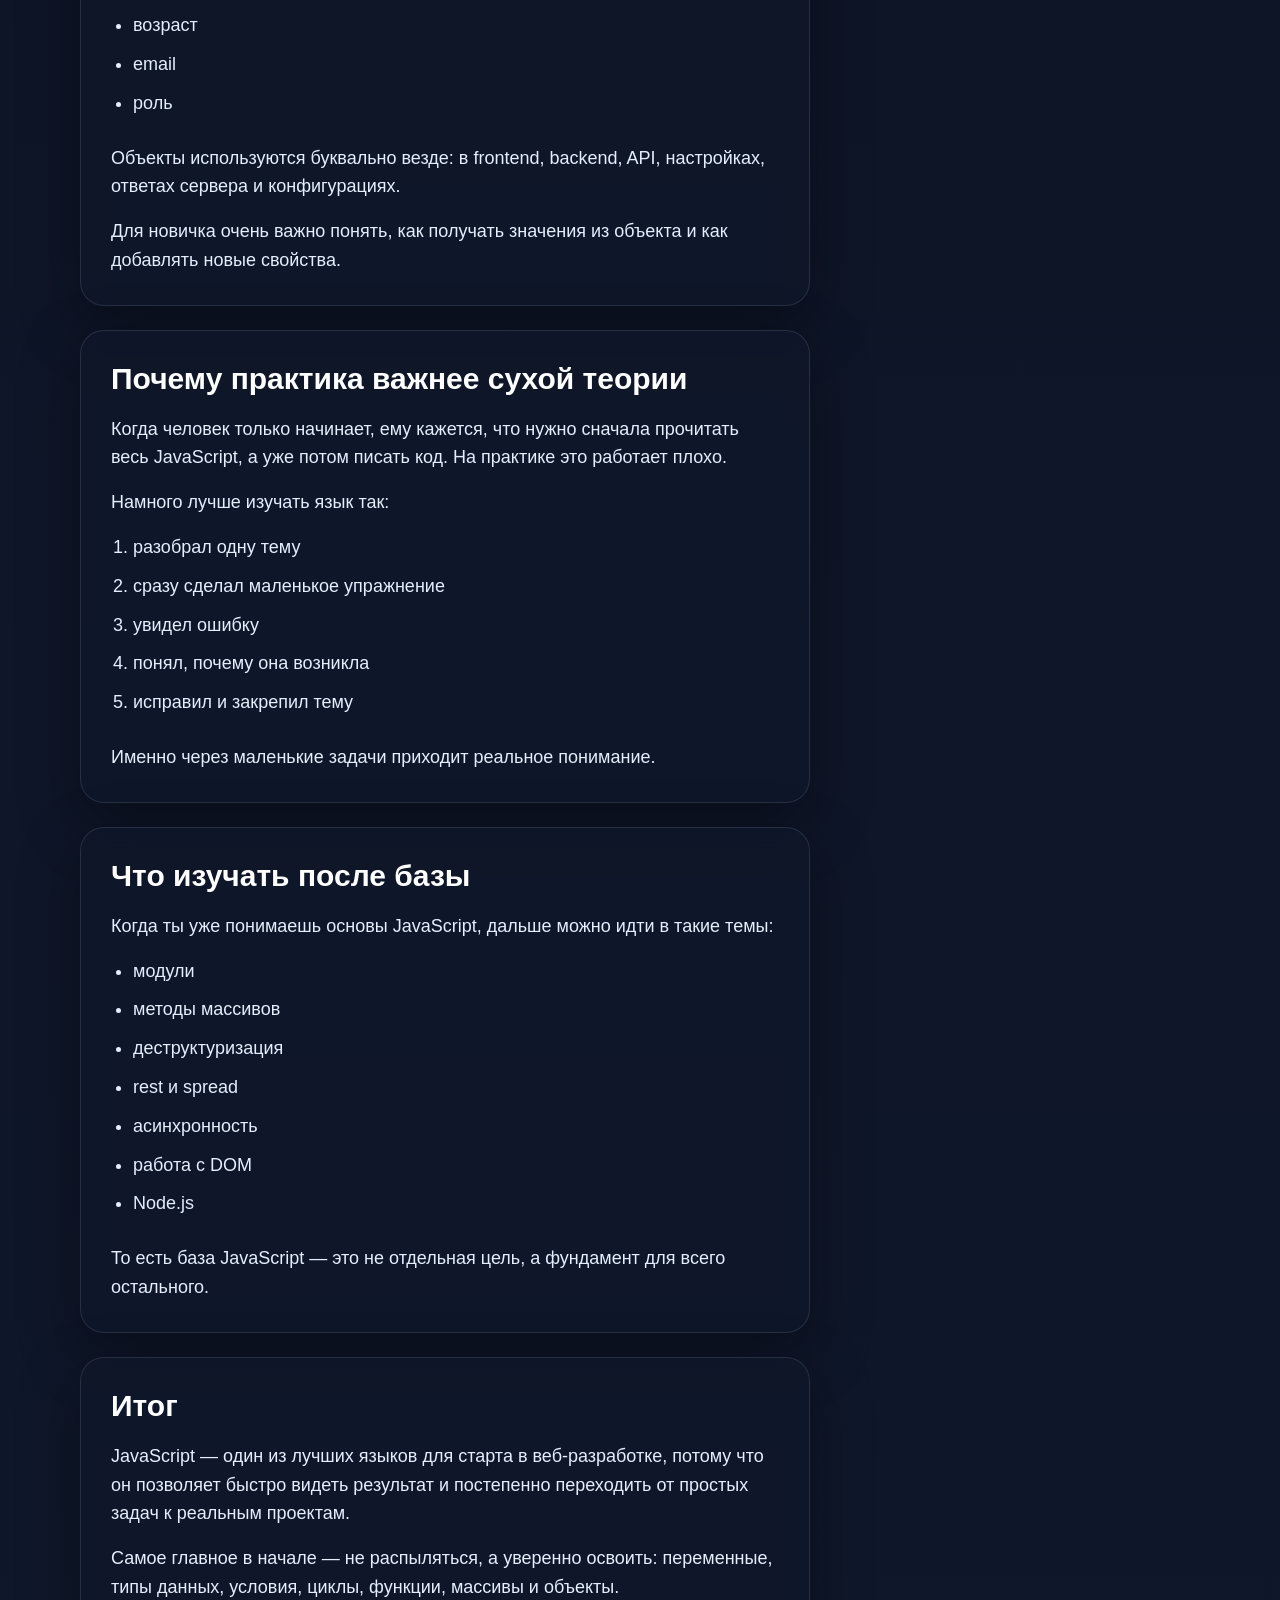
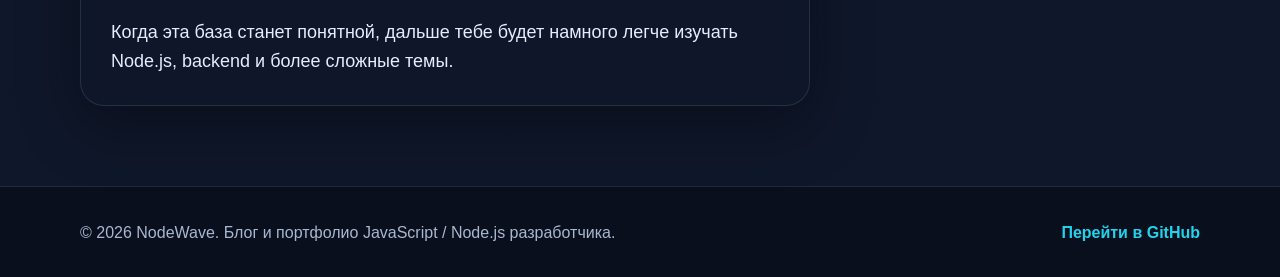
<file: articles/javascript-basics.html>
<!DOCTYPE html>
<html lang="ru">
<head>
  <meta charset="UTF-8" />
  <meta name="viewport" content="width=device-width, initial-scale=1.0" />
  <title>Основы JavaScript для новичка — NodeWave</title>
  <link rel="stylesheet" href="../assets/css/style.css" />
  <link rel="stylesheet" href="../assets/css/article.css" />
</head>
<body>
  <header class="site-header">
    <div class="container header-inner">
      <a class="logo" href="../index.html">
        <img src="../assets/img/logo/logo.png" alt="NodeWave logo" />
      </a>

      <nav class="site-nav">
        <a href="../index.html">Главная</a>
        <a href="../about.html">Обо мне</a>
        <a href="https://github.com/anisimV?tab=repositories" target="_blank">GitHub</a>
      </nav>
    </div>
  </header>

  <main class="article-page">
    <section class="article-hero">
      <div class="container article-hero-inner">
        <a class="back-link" href="../index.html">← Вернуться на главную</a>
        <p class="article-category">JavaScript</p>
        <h1>Основы JavaScript для новичка</h1>
        <p class="article-lead">
          Разбираем переменные, функции, массивы, объекты и базовую логику языка
          простыми словами и на понятных примерах.
        </p>
      </div>
    </section>

    <section class="article-content-section">
      <div class="container article-layout">
        <article class="article-content">
          <div class="article-card">
            <h2>Что такое JavaScript</h2>
            <p>
              JavaScript — это язык программирования, который изначально стал
              основным языком для веб-страниц. С его помощью можно делать сайт
              не просто статичным, а “живым”: реагирующим на нажатия, ввод данных,
              загрузку информации и действия пользователя.
            </p>
            <p>
              Сегодня JavaScript используется не только в браузере, но и на сервере
              через Node.js. Поэтому это один из самых универсальных языков
              для веб-разработки.
            </p>
            <p>
              Если говорить совсем просто, JavaScript — это инструмент, который
              позволяет описывать поведение программы: что должно происходить,
              при каких условиях и как обрабатывать данные.
            </p>
          </div>

          <div class="article-card">
            <h2>Что нужно понять в самом начале</h2>
            <p>
              Когда человек только начинает изучать JavaScript, ему важно не пытаться
              выучить весь язык целиком. Намного полезнее сначала понять фундамент:
            </p>
            <ul>
              <li>как хранить данные</li>
              <li>как выполнять действия</li>
              <li>как принимать решения</li>
              <li>как повторять одинаковые операции</li>
              <li>как объединять данные в структуры</li>
            </ul>
            <p>
              Это и есть база, на которой потом строится всё остальное:
              работа с DOM, асинхронность, backend, фреймворки и большие проекты.
            </p>
          </div>

          <div class="article-card">
            <h2>Переменные</h2>
            <p>
              Переменная — это место, где программа хранит значение.
              Например, имя пользователя, возраст, количество товаров или цену.
            </p>
            <p>
              В JavaScript чаще всего ты будешь встречать:
            </p>
            <ul>
              <li><strong>let</strong> — когда значение может измениться</li>
              <li><strong>const</strong> — когда значение не должно меняться</li>
            </ul>
            <p>
              Например, если у тебя есть имя пользователя, его можно сохранить
              в переменную и потом использовать в разных частях программы.
            </p>
            <p>
              Очень важно с самого начала привыкнуть давать переменным понятные имена,
              чтобы по названию было ясно, что в них хранится.
            </p>
          </div>

          <div class="article-card">
            <h2>Типы данных</h2>
            <p>
              В переменных лежат данные разных типов. Самые основные:
            </p>
            <ul>
              <li><strong>string</strong> — строки, то есть текст</li>
              <li><strong>number</strong> — числа</li>
              <li><strong>boolean</strong> — true или false</li>
              <li><strong>null</strong> — специальное пустое значение</li>
              <li><strong>undefined</strong> — значение ещё не задано</li>
              <li><strong>object</strong> — объекты</li>
              <li><strong>array</strong> — массивы</li>
            </ul>
            <p>
              Понимание типов очень важно, потому что программа по-разному работает
              с текстом, числами, объектами и списками.
            </p>
          </div>

          <div class="article-card">
            <h2>Условия</h2>
            <p>
              Условия позволяют программе принимать решения.
              Например:
            </p>
            <ul>
              <li>если пользователь ввёл правильный пароль — впустить его</li>
              <li>если корзина пуста — показать сообщение</li>
              <li>если возраст меньше 18 — ограничить доступ</li>
            </ul>
            <p>
              В JavaScript для этого используются конструкции
              <strong>if</strong>, <strong>else if</strong> и <strong>else</strong>.
            </p>
            <p>
              Логика тут простая: программа проверяет условие и выбирает,
              какой блок кода выполнить.
            </p>
          </div>

          <div class="article-card">
            <h2>Циклы</h2>
            <p>
              Циклы нужны, когда одно и то же действие надо повторить много раз.
              Например:
            </p>
            <ul>
              <li>пройти по списку товаров</li>
              <li>перебрать массив чисел</li>
              <li>обработать сообщения</li>
              <li>проверить каждый элемент коллекции</li>
            </ul>
            <p>
              Самые популярные варианты:
            </p>
            <ul>
              <li><strong>for</strong></li>
              <li><strong>while</strong></li>
              <li><strong>for...of</strong></li>
            </ul>
            <p>
              Для новичка особенно полезно хорошо понять обычный
              <strong>for</strong> и <strong>for...of</strong>.
            </p>
          </div>

          <div class="article-card">
            <h2>Функции</h2>
            <p>
              Функция — это набор инструкций, который можно вызывать снова и снова.
              Она помогает не дублировать код и делает программу более понятной.
            </p>
            <p>
              Например, вместо того чтобы каждый раз вручную писать одну и ту же логику,
              можно оформить её в функцию и вызывать, когда нужно.
            </p>
            <p>
              Функции могут:
            </p>
            <ul>
              <li>принимать данные на вход</li>
              <li>обрабатывать их</li>
              <li>возвращать результат</li>
            </ul>
            <p>
              Это одна из самых важных тем во всём JavaScript.
            </p>
          </div>

          <div class="article-card">
            <h2>Массивы</h2>
            <p>
              Массив — это список значений. Например, список имён, чисел,
              задач или товаров.
            </p>
            <p>
              Массивы нужны очень часто, потому что в реальных программах
              данные редко бывают в одном экземпляре. Обычно это именно наборы данных.
            </p>
            <p>
              С массивами важно уметь:
            </p>
            <ul>
              <li>добавлять элементы</li>
              <li>получать элементы</li>
              <li>перебирать их в цикле</li>
              <li>искать нужные значения</li>
              <li>фильтровать и преобразовывать данные</li>
            </ul>
          </div>

          <div class="article-card">
            <h2>Объекты</h2>
            <p>
              Объект — это структура, которая хранит данные в формате
              “ключ → значение”.
            </p>
            <p>
              Например, пользователя можно описать объектом:
            </p>
            <ul>
              <li>имя</li>
              <li>возраст</li>
              <li>email</li>
              <li>роль</li>
            </ul>
            <p>
              Объекты используются буквально везде:
              в frontend, backend, API, настройках, ответах сервера и конфигурациях.
            </p>
            <p>
              Для новичка очень важно понять, как получать значения из объекта
              и как добавлять новые свойства.
            </p>
          </div>

          <div class="article-card">
            <h2>Почему практика важнее сухой теории</h2>
            <p>
              Когда человек только начинает, ему кажется, что нужно сначала
              прочитать весь JavaScript, а уже потом писать код.
              На практике это работает плохо.
            </p>
            <p>
              Намного лучше изучать язык так:
            </p>
            <ol>
              <li>разобрал одну тему</li>
              <li>сразу сделал маленькое упражнение</li>
              <li>увидел ошибку</li>
              <li>понял, почему она возникла</li>
              <li>исправил и закрепил тему</li>
            </ol>
            <p>
              Именно через маленькие задачи приходит реальное понимание.
            </p>
          </div>

          <div class="article-card">
            <h2>Что изучать после базы</h2>
            <p>
              Когда ты уже понимаешь основы JavaScript, дальше можно идти в такие темы:
            </p>
            <ul>
              <li>модули</li>
              <li>методы массивов</li>
              <li>деструктуризация</li>
              <li>rest и spread</li>
              <li>асинхронность</li>
              <li>работа с DOM</li>
              <li>Node.js</li>
            </ul>
            <p>
              То есть база JavaScript — это не отдельная цель,
              а фундамент для всего остального.
            </p>
          </div>

          <div class="article-card">
            <h2>Итог</h2>
            <p>
              JavaScript — один из лучших языков для старта в веб-разработке,
              потому что он позволяет быстро видеть результат и постепенно
              переходить от простых задач к реальным проектам.
            </p>
            <p>
              Самое главное в начале — не распыляться, а уверенно освоить:
              переменные, типы данных, условия, циклы, функции, массивы и объекты.
            </p>
            <p>
              Когда эта база станет понятной, дальше тебе будет намного легче
              изучать Node.js, backend и более сложные темы.
            </p>
          </div>
        </article>

        <aside class="article-sidebar">
          <div class="sidebar-card">
            <p class="sidebar-label">Коротко</p>
            <h3>О чём статья</h3>
            <p>
              Эта статья помогает новичку понять фундамент JavaScript:
              переменные, типы данных, условия, циклы, функции, массивы и объекты.
            </p>
          </div>

          <div class="sidebar-card">
            <p class="sidebar-label">Дальше</p>
            <h3>Что изучать после</h3>
            <ul>
              <li>методы массивов</li>
              <li>модули</li>
              <li>асинхронность</li>
              <li>DOM</li>
              <li>Node.js</li>
            </ul>
          </div>

          <div class="sidebar-card">
            <p class="sidebar-label">Навигация</p>
            <h3>Полезные ссылки</h3>
            <a class="sidebar-link" href="../index.html">На главную</a>
            <a class="sidebar-link" href="./nodejs-start.html">Статья про Node.js</a>
            <a class="sidebar-link" href="../portfolio.html">Посмотреть проекты</a>
          </div>
        </aside>
      </div>
    </section>
  </main>

  <footer class="site-footer">
    <div class="container footer-inner">
      <p>© 2026 NodeWave. Блог и портфолио JavaScript / Node.js разработчика.</p>
      <a href="https://github.com/anisimV?tab=repositories" target="_blank">Перейти в GitHub</a>
    </div>
  </footer>
</body>
</html>
</file>
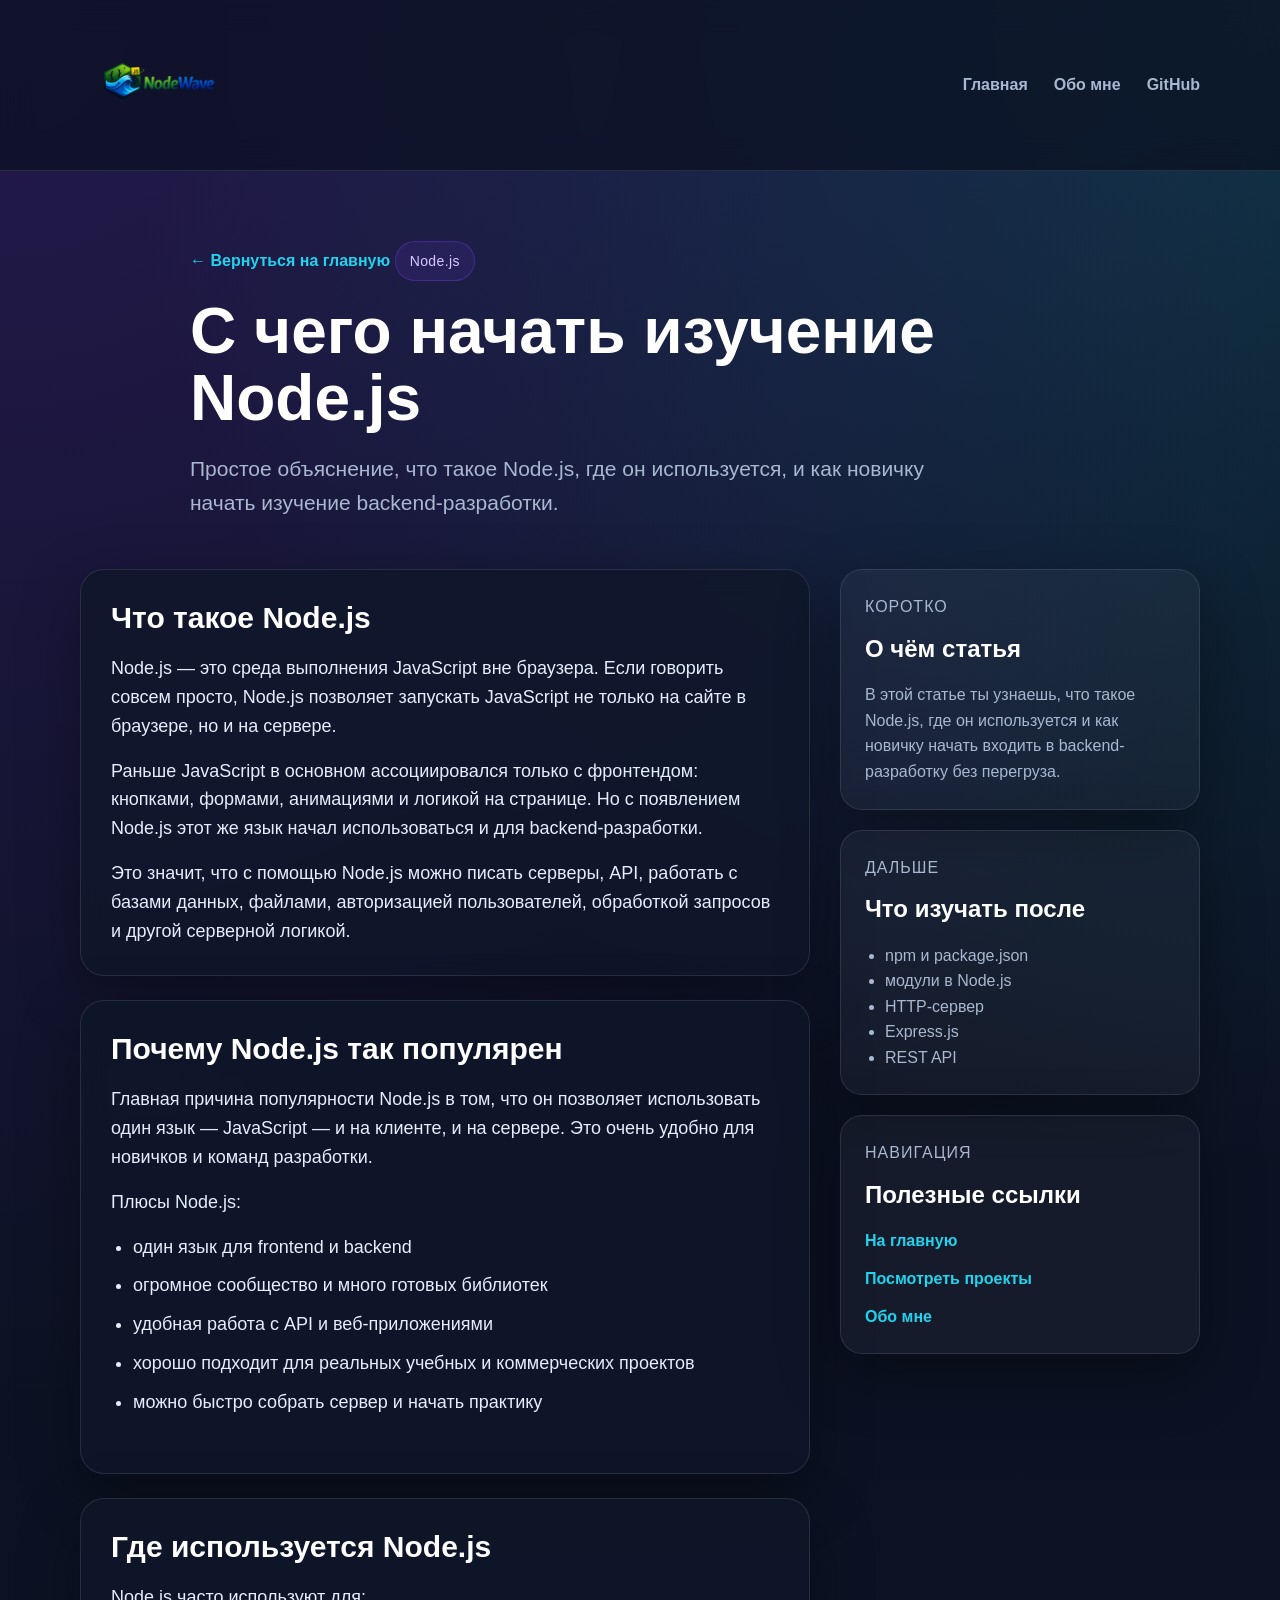
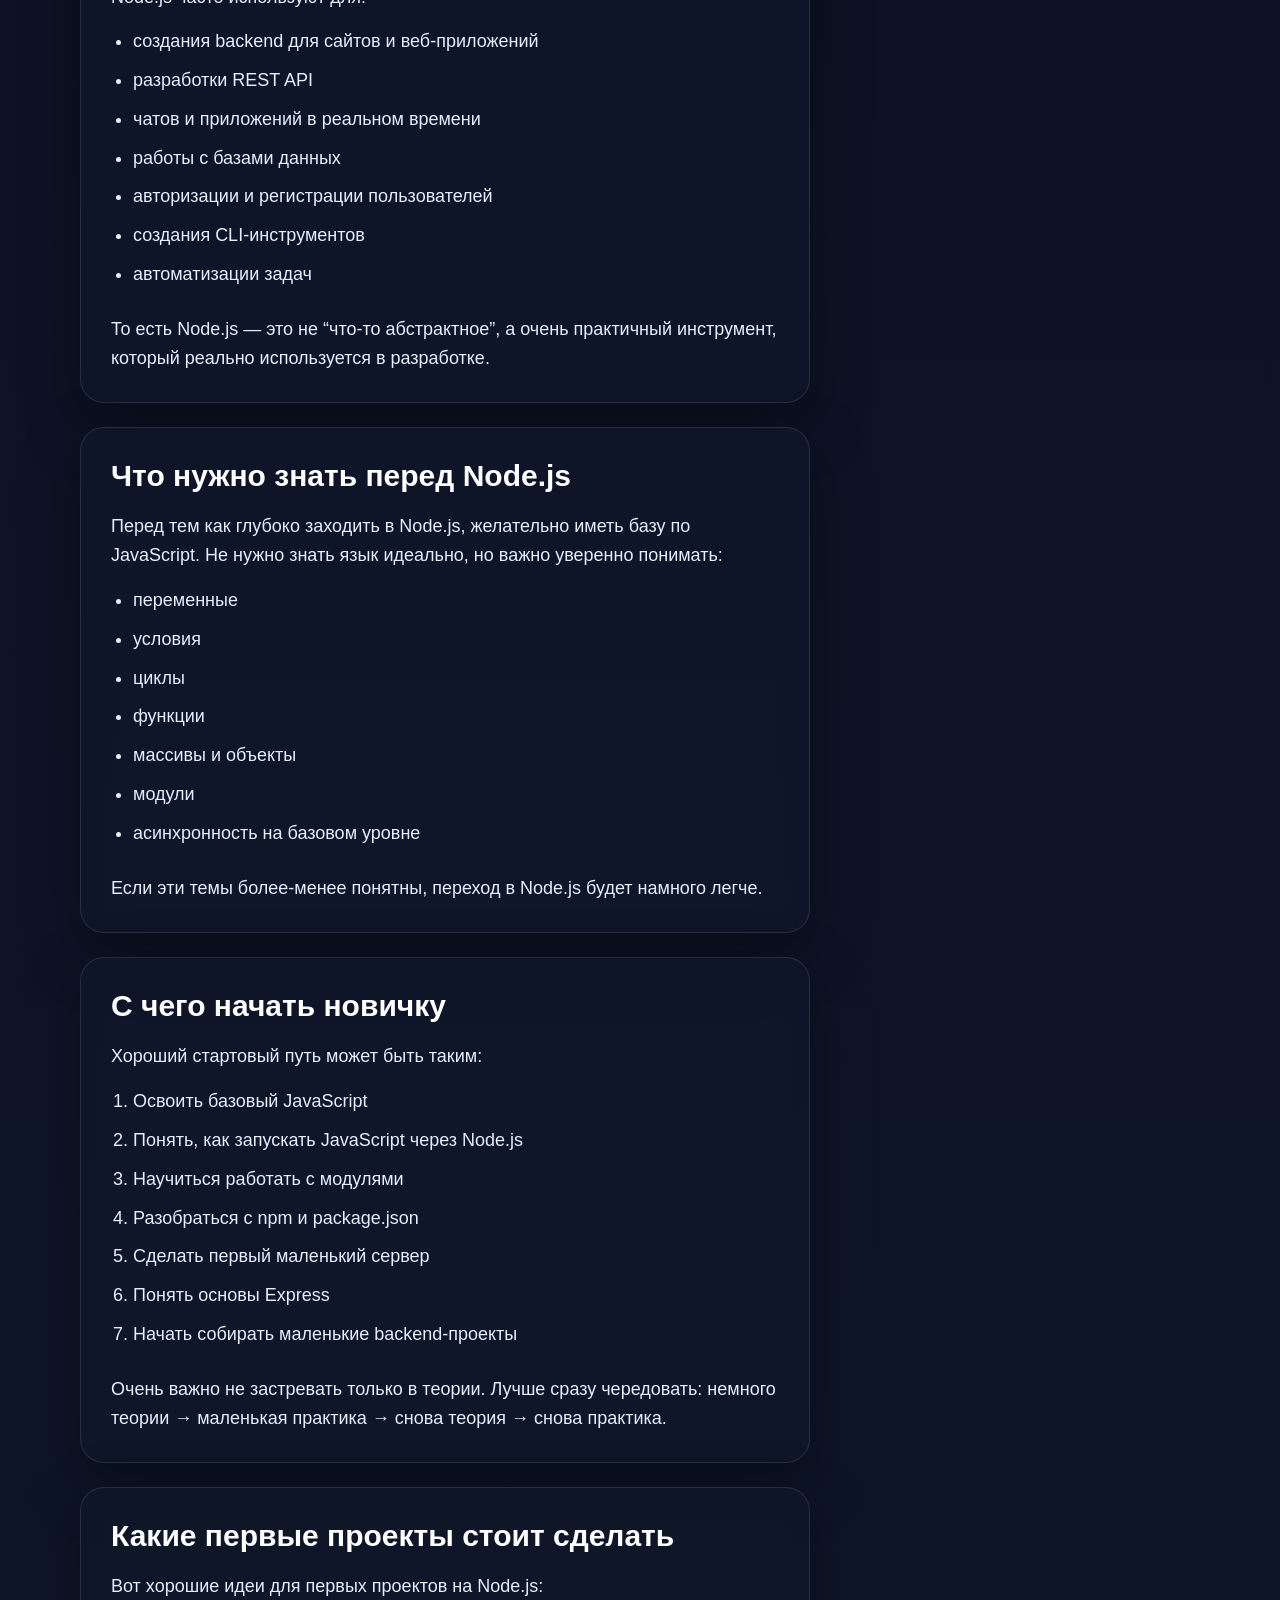
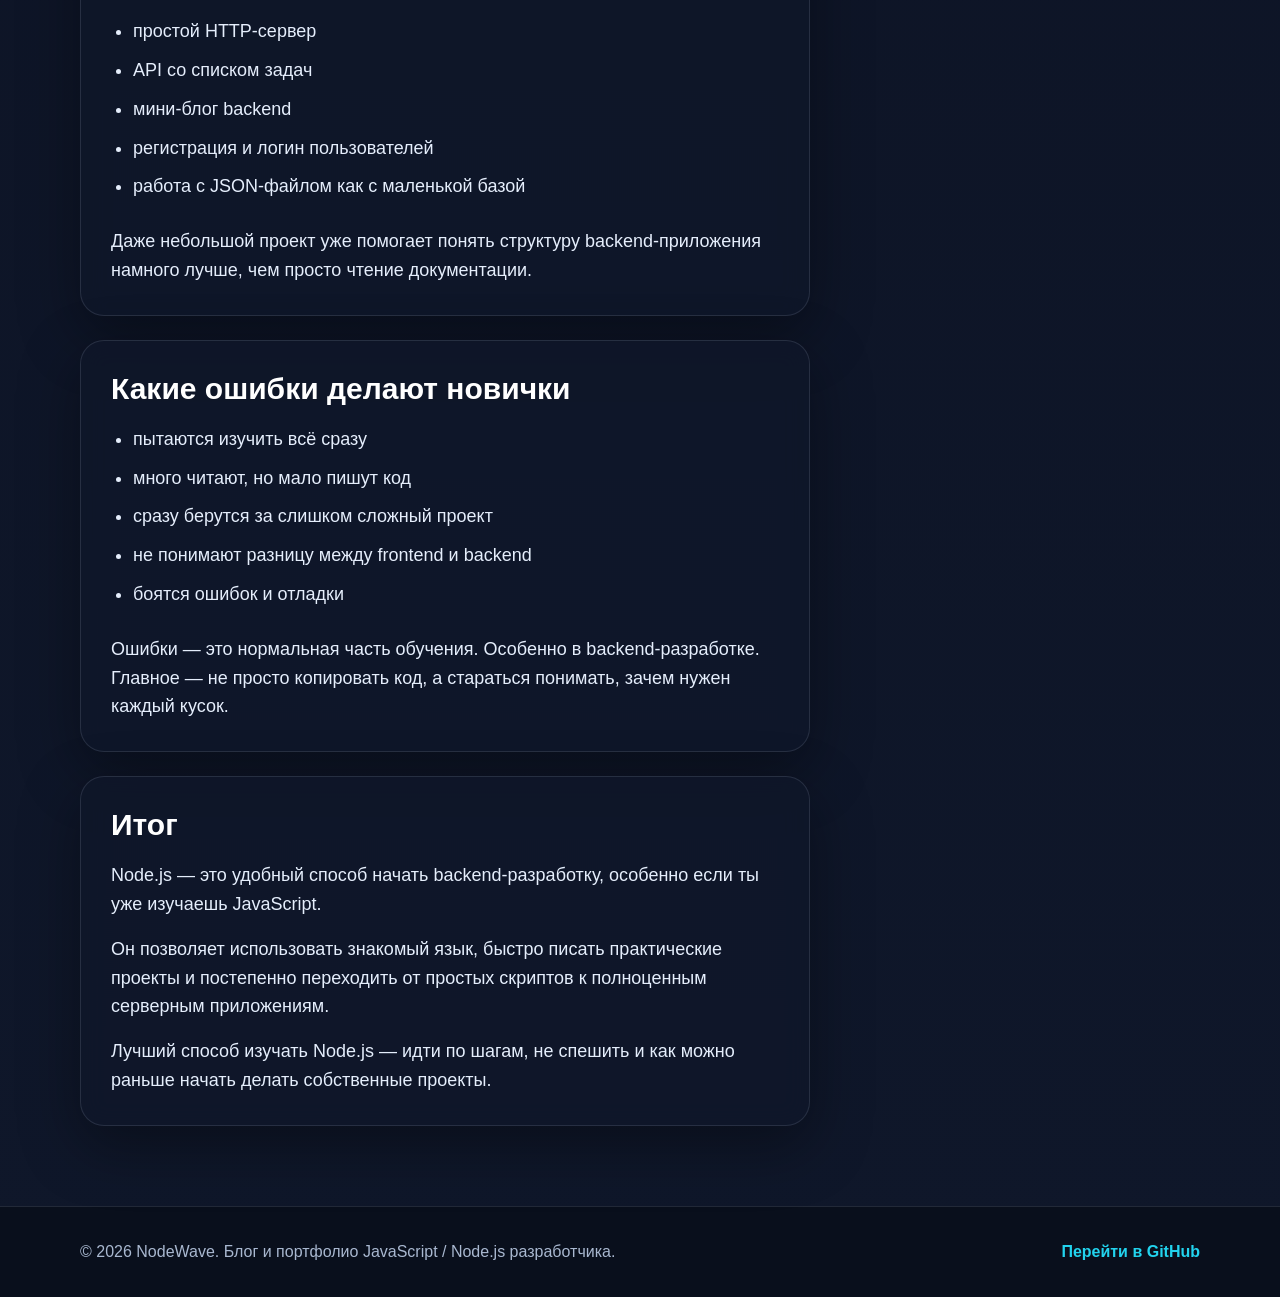
<file: articles/nodejs-start.html>
<!DOCTYPE html>
<html lang="ru">
<head>
  <meta charset="UTF-8" />
  <meta name="viewport" content="width=device-width, initial-scale=1.0" />
  <title>С чего начать изучение Node.js — NodeWave</title>
  <link rel="stylesheet" href="../assets/css/style.css" />
  <link rel="stylesheet" href="../assets/css/article.css" />
</head>
<body>
  <header class="site-header">
    <div class="container header-inner">
      <a class="logo" href="../index.html">
        <img src="../assets/img/logo/logo.png" alt="NodeWave logo" />
      </a>

      <nav class="site-nav">
        <a href="../index.html">Главная</a>
        <a href="../about.html">Обо мне</a>
        <a href="https://github.com/your-github" target="_blank">GitHub</a>
      </nav>
    </div>
  </header>

  <main class="article-page">
    <section class="article-hero">
      <div class="container article-hero-inner">
        <a class="back-link" href="../index.html">← Вернуться на главную</a>
        <p class="article-category">Node.js</p>
        <h1>С чего начать изучение Node.js</h1>
        <p class="article-lead">
          Простое объяснение, что такое Node.js, где он используется,
          и как новичку начать изучение backend-разработки.
        </p>
      </div>
    </section>

    <section class="article-content-section">
      <div class="container article-layout">
        <article class="article-content">
          <div class="article-card">
            <h2>Что такое Node.js</h2>
            <p>
              Node.js — это среда выполнения JavaScript вне браузера.
              Если говорить совсем просто, Node.js позволяет запускать JavaScript
              не только на сайте в браузере, но и на сервере.
            </p>
            <p>
              Раньше JavaScript в основном ассоциировался только с фронтендом:
              кнопками, формами, анимациями и логикой на странице.
              Но с появлением Node.js этот же язык начал использоваться
              и для backend-разработки.
            </p>
            <p>
              Это значит, что с помощью Node.js можно писать серверы, API,
              работать с базами данных, файлами, авторизацией пользователей,
              обработкой запросов и другой серверной логикой.
            </p>
          </div>

          <div class="article-card">
            <h2>Почему Node.js так популярен</h2>
            <p>
              Главная причина популярности Node.js в том, что он позволяет
              использовать один язык — JavaScript — и на клиенте, и на сервере.
              Это очень удобно для новичков и команд разработки.
            </p>
            <p>Плюсы Node.js:</p>
            <ul>
              <li>один язык для frontend и backend</li>
              <li>огромное сообщество и много готовых библиотек</li>
              <li>удобная работа с API и веб-приложениями</li>
              <li>хорошо подходит для реальных учебных и коммерческих проектов</li>
              <li>можно быстро собрать сервер и начать практику</li>
            </ul>
          </div>

          <div class="article-card">
            <h2>Где используется Node.js</h2>
            <p>Node.js часто используют для:</p>
            <ul>
              <li>создания backend для сайтов и веб-приложений</li>
              <li>разработки REST API</li>
              <li>чатов и приложений в реальном времени</li>
              <li>работы с базами данных</li>
              <li>авторизации и регистрации пользователей</li>
              <li>создания CLI-инструментов</li>
              <li>автоматизации задач</li>
            </ul>
            <p>
              То есть Node.js — это не “что-то абстрактное”, а очень практичный
              инструмент, который реально используется в разработке.
            </p>
          </div>

          <div class="article-card">
            <h2>Что нужно знать перед Node.js</h2>
            <p>
              Перед тем как глубоко заходить в Node.js, желательно иметь базу по JavaScript.
              Не нужно знать язык идеально, но важно уверенно понимать:
            </p>
            <ul>
              <li>переменные</li>
              <li>условия</li>
              <li>циклы</li>
              <li>функции</li>
              <li>массивы и объекты</li>
              <li>модули</li>
              <li>асинхронность на базовом уровне</li>
            </ul>
            <p>
              Если эти темы более-менее понятны, переход в Node.js будет намного легче.
            </p>
          </div>

          <div class="article-card">
            <h2>С чего начать новичку</h2>
            <p>Хороший стартовый путь может быть таким:</p>
            <ol>
              <li>Освоить базовый JavaScript</li>
              <li>Понять, как запускать JavaScript через Node.js</li>
              <li>Научиться работать с модулями</li>
              <li>Разобраться с npm и package.json</li>
              <li>Сделать первый маленький сервер</li>
              <li>Понять основы Express</li>
              <li>Начать собирать маленькие backend-проекты</li>
            </ol>
            <p>
              Очень важно не застревать только в теории. Лучше сразу чередовать:
              немного теории → маленькая практика → снова теория → снова практика.
            </p>
          </div>

          <div class="article-card">
            <h2>Какие первые проекты стоит сделать</h2>
            <p>Вот хорошие идеи для первых проектов на Node.js:</p>
            <ul>
              <li>простой HTTP-сервер</li>
              <li>API со списком задач</li>
              <li>мини-блог backend</li>
              <li>регистрация и логин пользователей</li>
              <li>работа с JSON-файлом как с маленькой базой</li>
            </ul>
            <p>
              Даже небольшой проект уже помогает понять структуру backend-приложения
              намного лучше, чем просто чтение документации.
            </p>
          </div>

          <div class="article-card">
            <h2>Какие ошибки делают новички</h2>
            <ul>
              <li>пытаются изучить всё сразу</li>
              <li>много читают, но мало пишут код</li>
              <li>сразу берутся за слишком сложный проект</li>
              <li>не понимают разницу между frontend и backend</li>
              <li>боятся ошибок и отладки</li>
            </ul>
            <p>
              Ошибки — это нормальная часть обучения. Особенно в backend-разработке.
              Главное — не просто копировать код, а стараться понимать,
              зачем нужен каждый кусок.
            </p>
          </div>

          <div class="article-card">
            <h2>Итог</h2>
            <p>
              Node.js — это удобный способ начать backend-разработку,
              особенно если ты уже изучаешь JavaScript.
            </p>
            <p>
              Он позволяет использовать знакомый язык, быстро писать практические проекты
              и постепенно переходить от простых скриптов к полноценным серверным приложениям.
            </p>
            <p>
              Лучший способ изучать Node.js — идти по шагам, не спешить
              и как можно раньше начать делать собственные проекты.
            </p>
          </div>
        </article>

        <aside class="article-sidebar">
          <div class="sidebar-card">
            <p class="sidebar-label">Коротко</p>
            <h3>О чём статья</h3>
            <p>
              В этой статье ты узнаешь, что такое Node.js, где он используется
              и как новичку начать входить в backend-разработку без перегруза.
            </p>
          </div>

          <div class="sidebar-card">
            <p class="sidebar-label">Дальше</p>
            <h3>Что изучать после</h3>
            <ul>
              <li>npm и package.json</li>
              <li>модули в Node.js</li>
              <li>HTTP-сервер</li>
              <li>Express.js</li>
              <li>REST API</li>
            </ul>
          </div>

          <div class="sidebar-card">
            <p class="sidebar-label">Навигация</p>
            <h3>Полезные ссылки</h3>
            <a class="sidebar-link" href="../index.html">На главную</a>
            <a class="sidebar-link" href="../portfolio.html">Посмотреть проекты</a>
            <a class="sidebar-link" href="../about.html">Обо мне</a>
          </div>
        </aside>
      </div>
    </section>
  </main>

  <footer class="site-footer">
    <div class="container footer-inner">
      <p>© 2026 NodeWave. Блог и портфолио JavaScript / Node.js разработчика.</p>
      <a href="https://github.com/your-github" target="_blank">Перейти в GitHub</a>
    </div>
  </footer>
</body>
</html>
</file>
<file: assets/css/style.css>
* {
  box-sizing: border-box;
  margin: 0;
  padding: 0;
}

:root {
  --bg: #0b1020;
  --bg-soft: rgba(255, 255, 255, 0.04);
  --panel: rgba(15, 23, 42, 0.8);
  --line: rgba(148, 163, 184, 0.18);
  --text: #e5eefc;
  --muted: #a9b8d0;
  --accent: #7c3aed;
  --accent-2: #22d3ee;
  --white: #ffffff;
  --shadow: 0 20px 60px rgba(0, 0, 0, 0.35);
}

html {
  scroll-behavior: smooth;
}

body {
  font-family: Arial, sans-serif;
  color: var(--text);
  background:
    radial-gradient(circle at top left, rgba(124, 58, 237, 0.22), transparent 30%),
    radial-gradient(circle at top right, rgba(34, 211, 238, 0.18), transparent 25%),
    linear-gradient(180deg, #0b1020 0%, #0f172a 100%);
  line-height: 1.6;
}

a {
  text-decoration: none;
  color: inherit;
}

img {
  display: block;
  max-width: 100%;
}

.container {
  width: min(1120px, 92%);
  margin: 0 auto;
}

/* HEADER */
.site-header {
  position: sticky;
  top: 0;
  z-index: 1000;
  backdrop-filter: blur(16px);
  background: rgba(11, 16, 32, 0.7);
  border-bottom: 1px solid var(--line);
}

.header-inner {
  min-height: 82px;
  display: flex;
  justify-content: space-between;
  align-items: center;
  gap: 20px;
}

.logo img {
  width: 170px;
  height: 170px;
  object-fit: contain;
}

.site-nav {
  display: flex;
  align-items: center;
  gap: 26px;
  flex-wrap: wrap;
}

.site-nav a {
  color: var(--muted);
  font-weight: 600;
  transition: color 0.25s ease, transform 0.25s ease;
}

.site-nav a:hover {
  color: var(--white);
  transform: translateY(-1px);
}

/* HERO */
.hero {
  padding: 110px 0 90px;
}

.hero-inner {
  max-width: 820px;
  margin: 0 auto;
  text-align: center;
}

.hero-badge {
  display: inline-block;
  padding: 8px 16px;
  border: 1px solid rgba(124, 58, 237, 0.35);
  border-radius: 999px;
  background: rgba(124, 58, 237, 0.12);
  color: #d8c7ff;
  font-size: 14px;
  letter-spacing: 0.4px;
  margin-bottom: 22px;
}

.hero-title {
  font-size: clamp(48px, 9vw, 88px);
  line-height: 1;
  margin-bottom: 22px;
  color: var(--white);
}

.hero-text {
  max-width: 760px;
  margin: 0 auto 34px;
  font-size: 20px;
  color: var(--muted);
}

.hero-actions {
  display: flex;
  justify-content: center;
  gap: 16px;
  flex-wrap: wrap;
}

/* BUTTONS */
.btn {
  display: inline-flex;
  align-items: center;
  justify-content: center;
  min-height: 48px;
  padding: 0 22px;
  border-radius: 14px;
  font-weight: 700;
  transition: transform 0.25s ease, box-shadow 0.25s ease, background 0.25s ease;
}

.btn:hover {
  transform: translateY(-2px);
}

.btn-primary {
  background: linear-gradient(135deg, var(--accent), var(--accent-2));
  color: var(--white);
  box-shadow: 0 14px 32px rgba(124, 58, 237, 0.28);
}

.btn-secondary {
  background: rgba(255, 255, 255, 0.04);
  border: 1px solid var(--line);
  color: var(--text);
}

/* SECTIONS */
.articles-section,
.portfolio-section,
.about-preview {
  padding: 40px 0 90px;
}

.section-heading {
  margin-bottom: 28px;
}

.section-label {
  color: var(--accent-2);
  font-size: 14px;
  text-transform: uppercase;
  letter-spacing: 1.3px;
  margin-bottom: 10px;
}

.section-heading h2,
.about-preview-text h2 {
  font-size: clamp(30px, 4vw, 42px);
  line-height: 1.15;
  color: var(--white);
}

/* ARTICLES */
.articles-list {
  display: grid;
  grid-template-columns: repeat(3, 1fr);
  gap: 24px;
}

.article-card {
  display: flex;
  flex-direction: column;
  justify-content: space-between;
  min-height: 280px;
  padding: 26px;
  border: 1px solid var(--line);
  border-radius: 24px;
  background: var(--panel);
  box-shadow: var(--shadow);
  backdrop-filter: blur(12px);
  transition: transform 0.28s ease, border-color 0.28s ease;
}

.article-card:hover {
  transform: translateY(-6px);
  border-color: rgba(34, 211, 238, 0.5);
}

.article-tag {
  color: #d4c1ff;
  font-size: 14px;
  margin-bottom: 10px;
}

.article-card h3 {
  font-size: 24px;
  margin-bottom: 14px;
}

.article-card h3 a:hover {
  color: var(--accent-2);
}

.article-card p {
  color: var(--muted);
}

.article-link {
  display: inline-block;
  margin-top: 22px;
  color: var(--accent-2);
  font-weight: 700;
}

/* PORTFOLIO */
.portfolio-list {
  display: grid;
  grid-template-columns: repeat(3, 1fr);
  gap: 24px;
}

.project-card {
  padding: 26px;
  border-radius: 24px;
  border: 1px solid var(--line);
  background: linear-gradient(180deg, rgba(15, 23, 42, 0.94), rgba(30, 41, 59, 0.78));
  box-shadow: var(--shadow);
  transition: transform 0.28s ease, border-color 0.28s ease;
}

.project-card:hover {
  transform: translateY(-6px);
  border-color: rgba(124, 58, 237, 0.5);
}

.project-card h3 {
  font-size: 24px;
  margin-bottom: 14px;
  color: var(--white);
}

.project-card p {
  color: var(--muted);
  margin-bottom: 20px;
}

.project-card a {
  color: var(--accent-2);
  font-weight: 700;
}

/* ABOUT PREVIEW */
.about-preview-inner {
  padding: 34px;
  border: 1px solid var(--line);
  border-radius: 28px;
  background: rgba(255, 255, 255, 0.04);
  box-shadow: var(--shadow);
  display: flex;
  justify-content: space-between;
  align-items: center;
  gap: 30px;
}

.about-preview-text {
  max-width: 760px;
}

.about-preview-text p:last-child {
  margin-top: 16px;
  color: var(--muted);
}

.about-preview-action {
  flex-shrink: 0;
}

/* FOOTER */
.site-footer {
  border-top: 1px solid var(--line);
  background: rgba(8, 12, 24, 0.7);
}

.footer-inner {
  min-height: 90px;
  display: flex;
  align-items: center;
  justify-content: space-between;
  gap: 18px;
  flex-wrap: wrap;
}

.footer-inner p {
  color: var(--muted);
}

.footer-inner a {
  color: var(--accent-2);
  font-weight: 700;
}

/* RESPONSIVE */
@media (max-width: 980px) {
  .articles-list,
  .portfolio-list {
    grid-template-columns: 1fr 1fr;
  }

  .about-preview-inner {
    flex-direction: column;
    align-items: flex-start;
  }
}

@media (max-width: 700px) {
  .header-inner {
    padding: 14px 0;
    min-height: auto;
    flex-direction: column;
  }

  .site-nav {
    justify-content: center;
    gap: 16px;
  }

  .hero {
    padding: 70px 0 60px;
  }

  .hero-text {
    font-size: 18px;
  }

  .articles-list,
  .portfolio-list {
    grid-template-columns: 1fr;
  }

  .about-preview-inner {
    padding: 24px;
  }
}
</file>
<file: assets/css/article.css>
.article-page {
  padding-bottom: 80px;
}

.article-hero {
  padding: 70px 0 30px;
}

.article-hero-inner {
  max-width: 900px;
}

.back-link {
  display: inline-block;
  margin-bottom: 24px;
  color: var(--accent-2);
  font-weight: 700;
  transition: opacity 0.25s ease;
}

.back-link:hover {
  opacity: 0.8;
}

.article-category {
  display: inline-block;
  margin-bottom: 16px;
  padding: 8px 14px;
  border-radius: 999px;
  background: rgba(124, 58, 237, 0.12);
  border: 1px solid rgba(124, 58, 237, 0.35);
  color: #d8c7ff;
  font-size: 14px;
  letter-spacing: 0.4px;
}

.article-hero h1 {
  font-size: clamp(34px, 6vw, 64px);
  line-height: 1.05;
  color: var(--white);
  margin-bottom: 20px;
}

.article-lead {
  max-width: 780px;
  font-size: 21px;
  color: var(--muted);
}

.article-content-section {
  padding-top: 20px;
}

.article-layout {
  display: grid;
  grid-template-columns: minmax(0, 2fr) minmax(280px, 360px);
  gap: 30px;
  align-items: start;
}

.article-content {
  display: flex;
  flex-direction: column;
  gap: 24px;
}

.article-card {
  padding: 30px;
  border-radius: 24px;
  border: 1px solid var(--line);
  background: var(--panel);
  box-shadow: var(--shadow);
  backdrop-filter: blur(12px);
}

.article-card h2 {
  font-size: 30px;
  line-height: 1.2;
  margin-bottom: 18px;
  color: var(--white);
}

.article-card p {
  color: var(--text);
  margin-bottom: 16px;
  font-size: 18px;
}

.article-card p:last-child {
  margin-bottom: 0;
}

.article-card ul,
.article-card ol {
  padding-left: 22px;
  margin-bottom: 16px;
}

.article-card li {
  color: var(--text);
  margin-bottom: 10px;
  font-size: 18px;
}

.article-sidebar {
  position: sticky;
  top: 110px;
  display: flex;
  flex-direction: column;
  gap: 20px;
}

.sidebar-card {
  padding: 24px;
  border-radius: 22px;
  border: 1px solid var(--line);
  background: rgba(255, 255, 255, 0.04);
  box-shadow: var(--shadow);
}

.sidebar-label {
  color: var(--accent-2);
  text-transform: uppercase;
  letter-spacing: 1px;
  font-size: 13px;
  margin-bottom: 10px;
}

.sidebar-card h3 {
  color: var(--white);
  font-size: 24px;
  margin-bottom: 14px;
}

.sidebar-card p,
.sidebar-card li {
  color: var(--muted);
  font-size: 16px;
}

.sidebar-card ul {
  padding-left: 20px;
}

.sidebar-link {
  display: block;
  color: var(--accent-2);
  font-weight: 700;
  margin-bottom: 12px;
}

.sidebar-link:last-child {
  margin-bottom: 0;
}

@media (max-width: 980px) {
  .article-layout {
    grid-template-columns: 1fr;
  }

  .article-sidebar {
    position: static;
  }
}

@media (max-width: 700px) {
  .article-hero {
    padding: 50px 0 20px;
  }

  .article-lead {
    font-size: 18px;
  }

  .article-card {
    padding: 22px;
    border-radius: 20px;
  }

  .article-card h2 {
    font-size: 25px;
  }

  .article-card p,
  .article-card li {
    font-size: 17px;
  }
}

.article-card pre {
  overflow-x: auto;
  margin: 18px 0;
  padding: 18px;
  border-radius: 16px;
  background: #0b1220;
  border: 1px solid rgba(148, 163, 184, 0.18);
}

.article-card code {
  font-family: Consolas, Monaco, 'Courier New', monospace;
  font-size: 15px;
  color: #dbeafe;
}

.article-card pre code {
  display: block;
  line-height: 1.7;
  white-space: pre;
}
</file>
